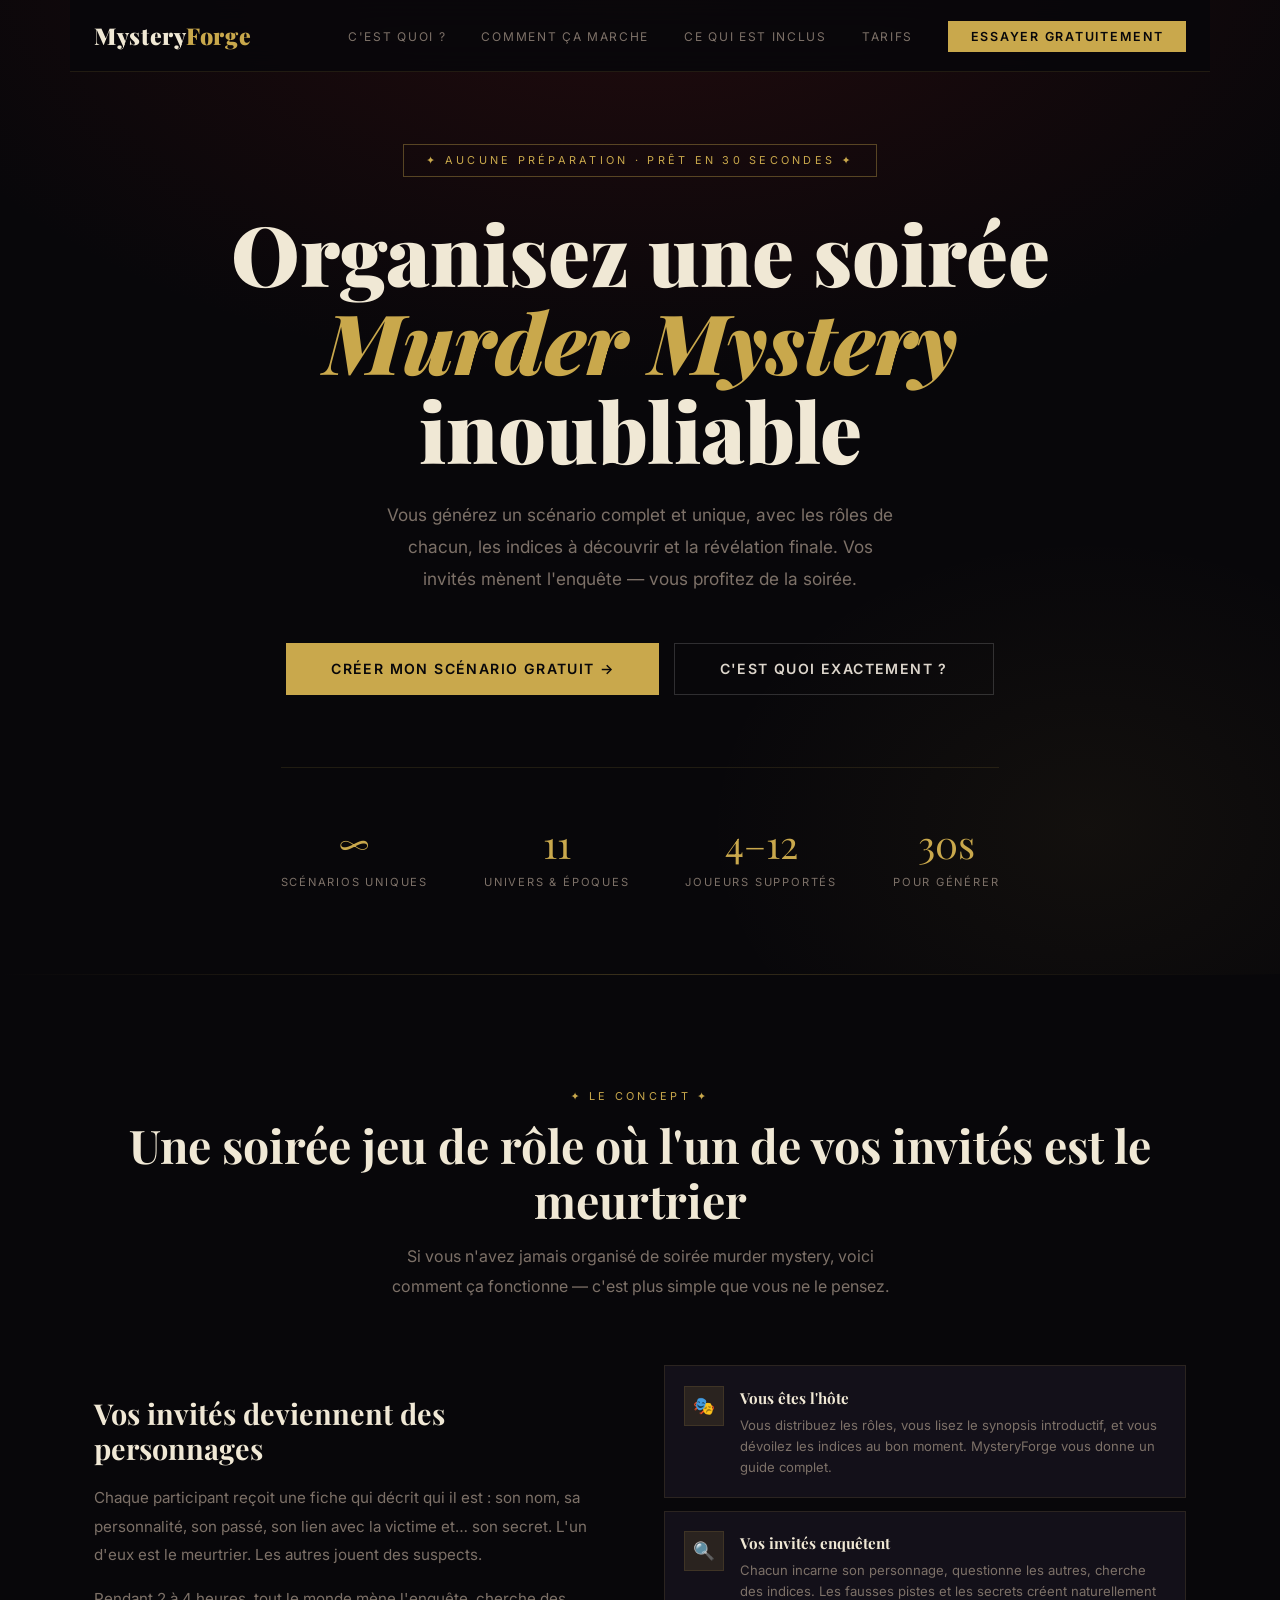
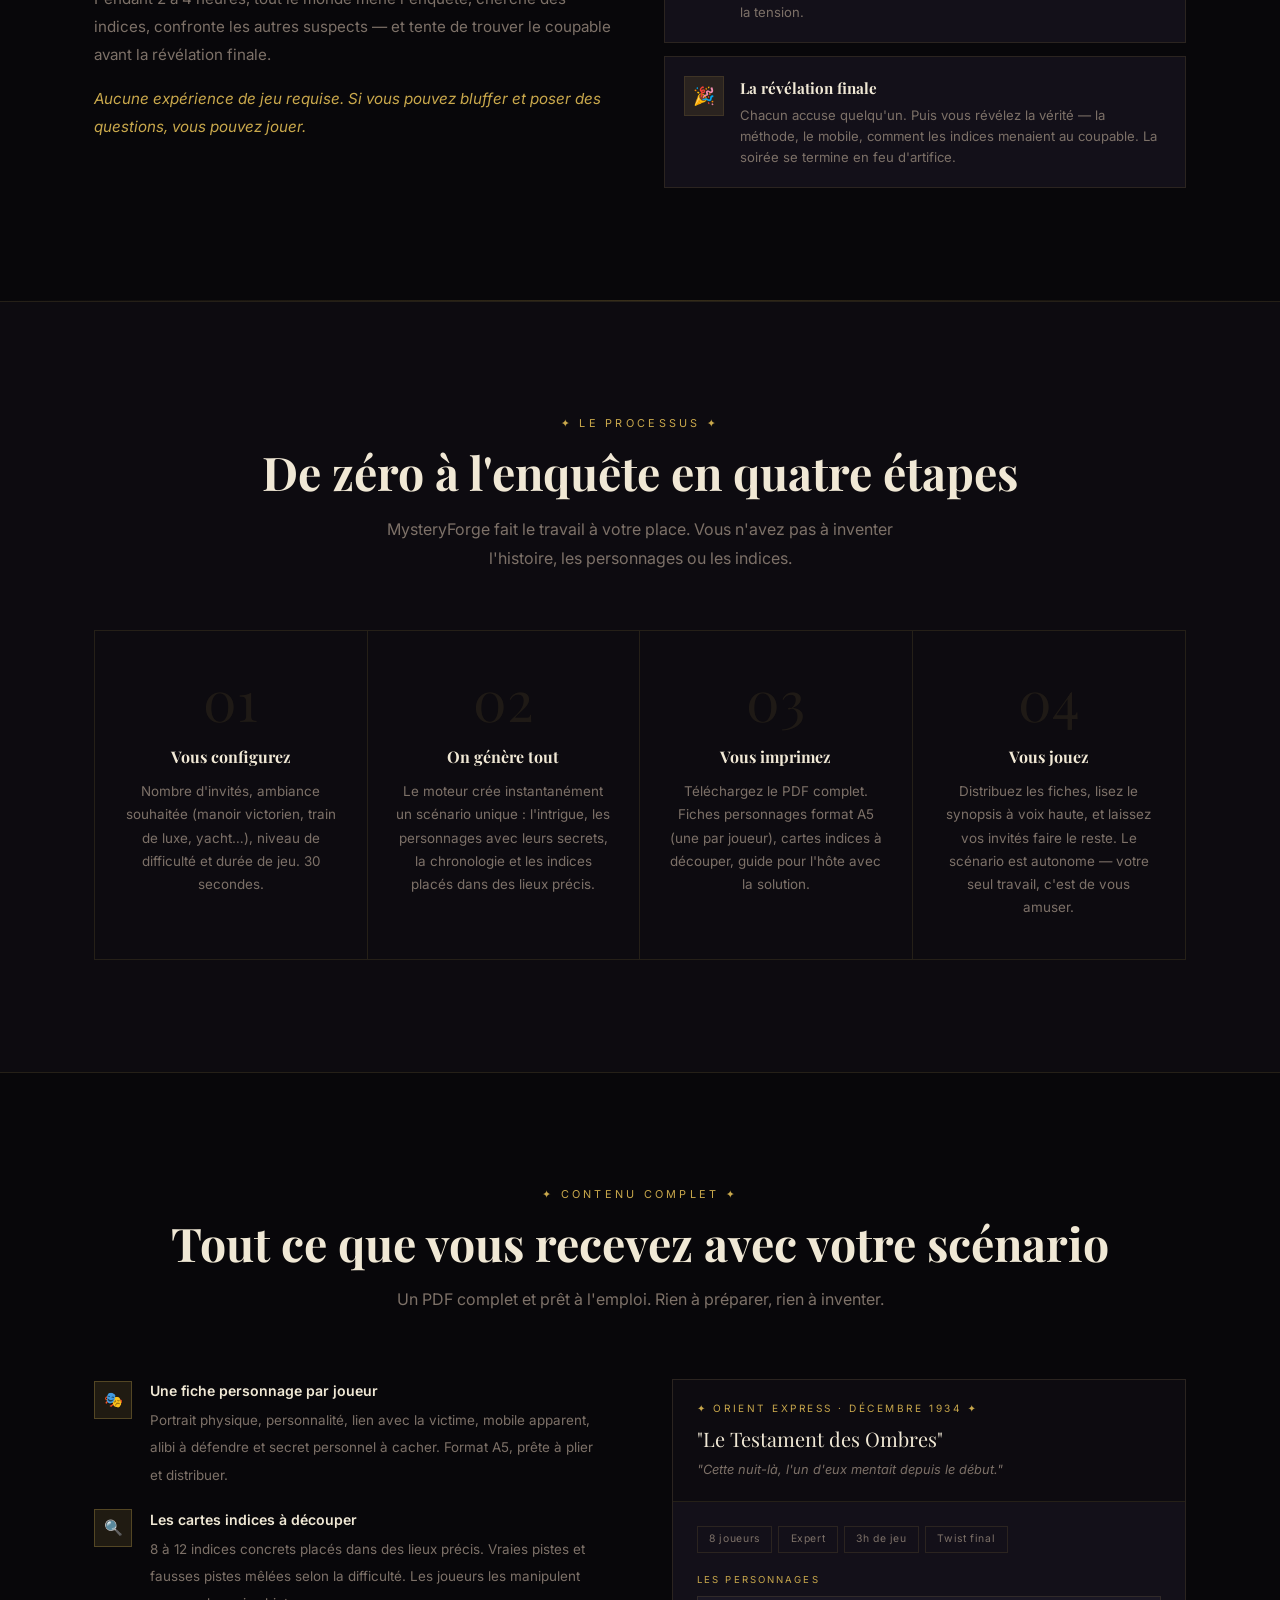
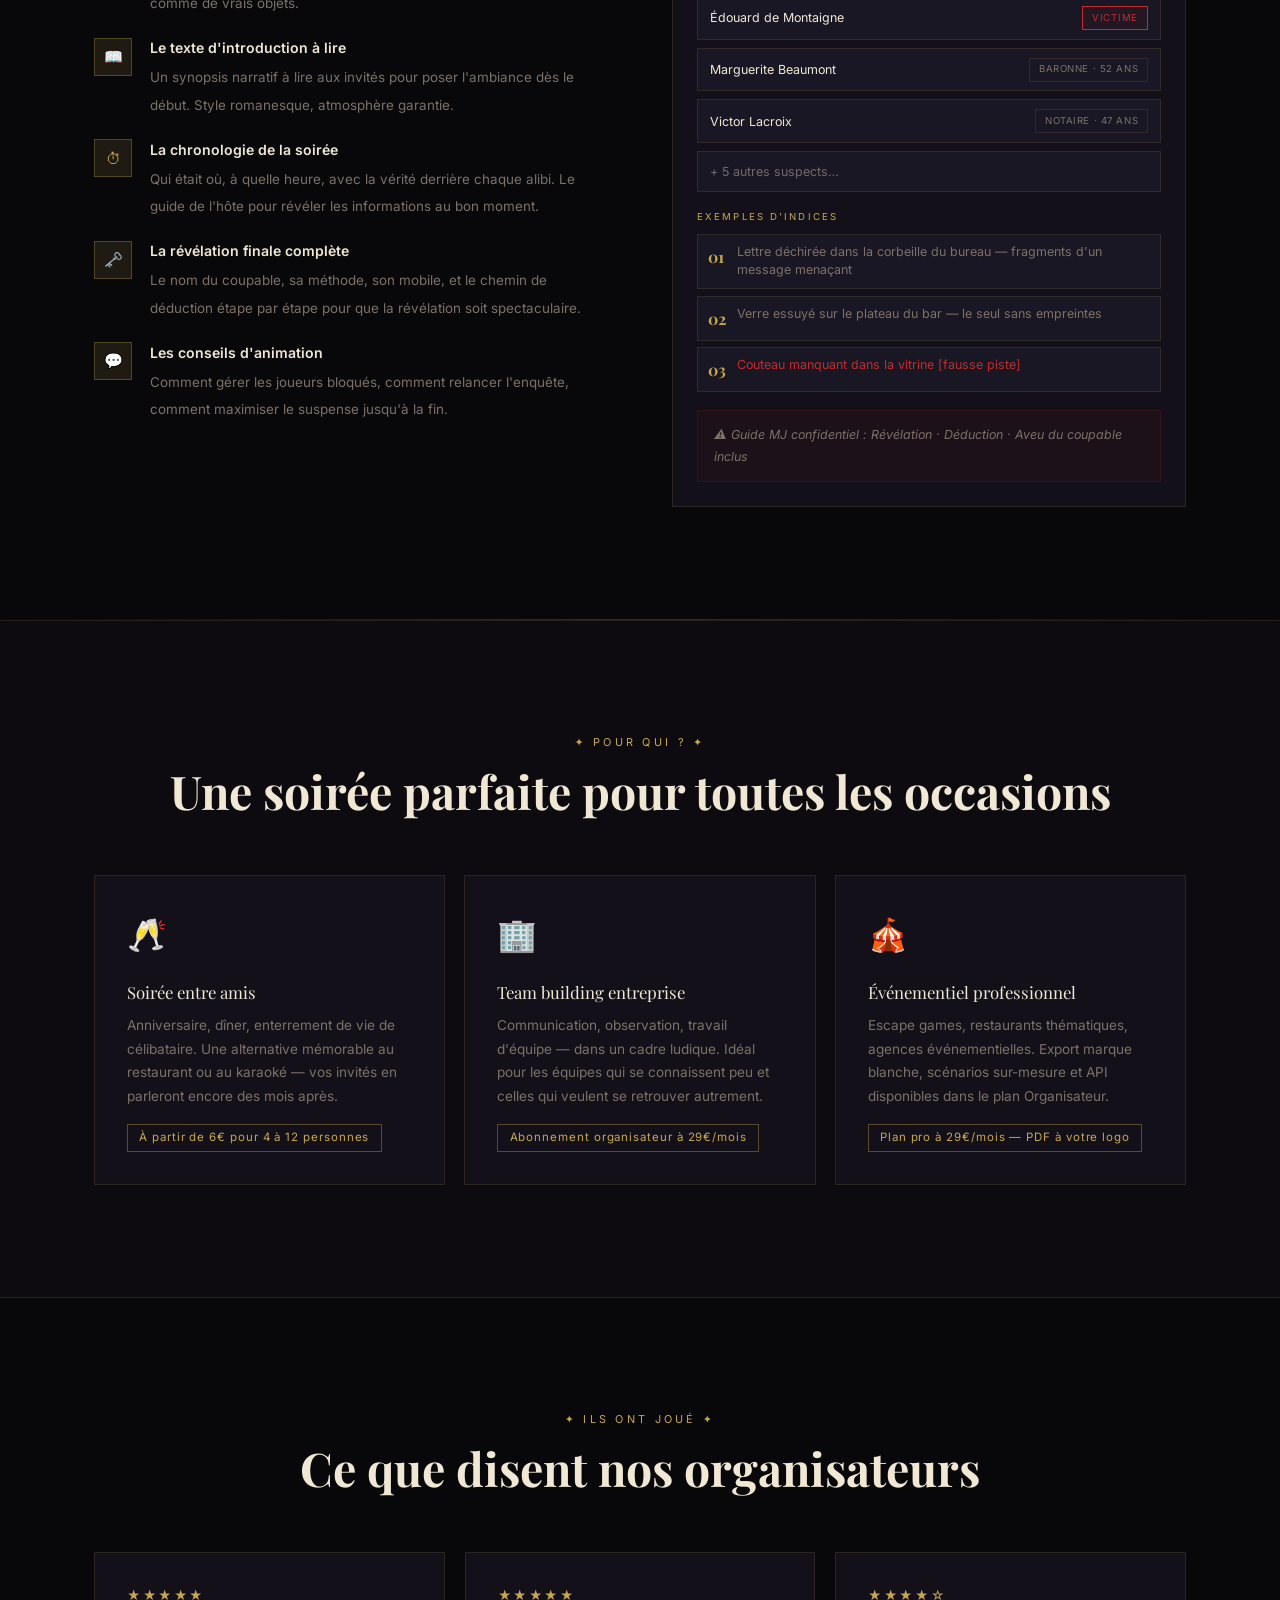
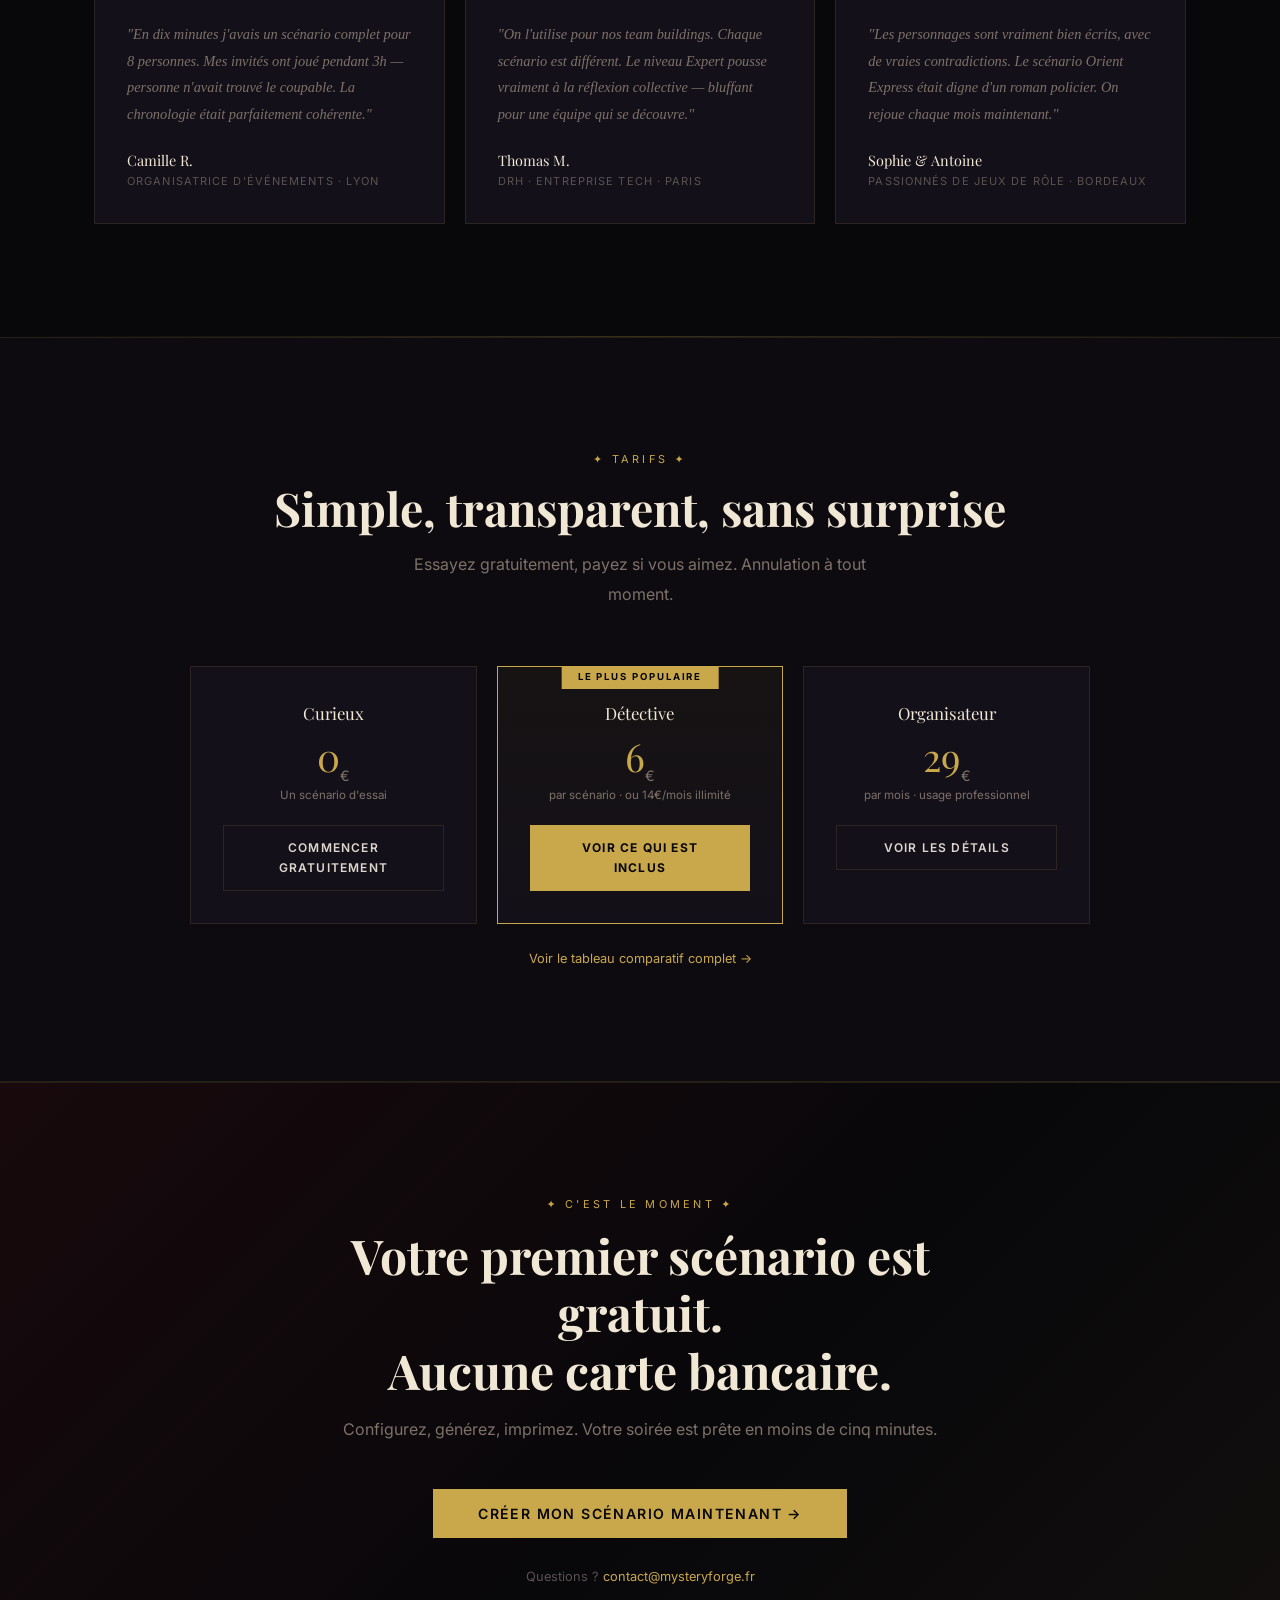
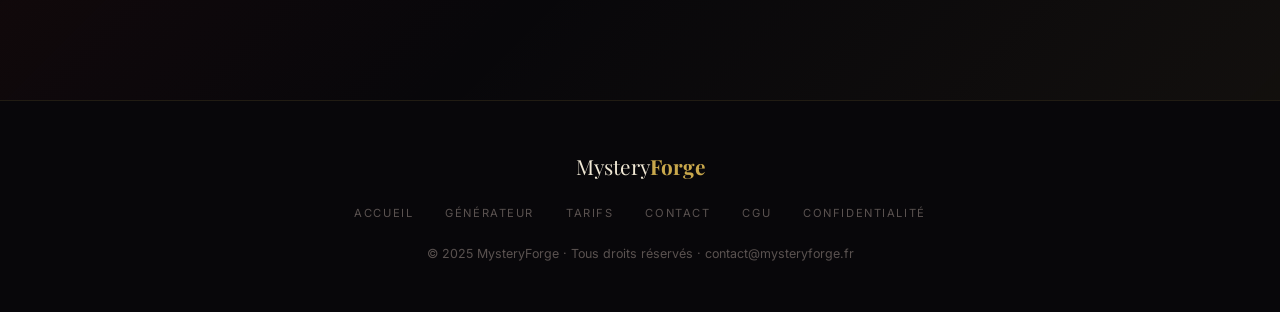
<file: index.html>
<!DOCTYPE html>
<html lang="fr">
<head>
<meta charset="UTF-8">
<meta name="viewport" content="width=device-width, initial-scale=1.0">
<title>MysteryForge — Soirée Murder Mystery en 30 secondes</title>
<meta name="description" content="Créez une soirée murder mystery unique pour vos invités en 30 secondes. Scénario complet, personnages, indices, révélation finale — tout prêt à imprimer.">
<link rel="preconnect" href="https://fonts.googleapis.com">
<link rel="preconnect" href="https://fonts.gstatic.com" crossorigin>
<link href="https://fonts.googleapis.com/css2?family=Playfair+Display:ital,wght@0,600;0,700;0,900;1,600;1,700&family=Inter:wght@300;400;500;600&display=swap" rel="stylesheet">
<style>
*,*::before,*::after{box-sizing:border-box;margin:0;padding:0}
html{scroll-behavior:smooth}
:root{
  --noir:#08070a;--encre:#0d0b10;--s1:#131019;--s2:#1a1724;
  --or:#c9a84c;--or2:#e8d5a0;--or3:rgba(201,168,76,.12);
  --rouge:#8b1c1c;--rouge2:#c42b2b;
  --texte:#ddd6cc;--muted:#7d7168;--muted2:#5a5250;
  --b1:rgba(201,168,76,.13);--b2:rgba(201,168,76,.38);
  --serif:'Playfair Display',Georgia,serif;
  --sans:'Inter',system-ui,sans-serif;
}
body{background:var(--noir);color:var(--texte);font-family:var(--sans);line-height:1.7;overflow-x:hidden}
a{color:inherit;text-decoration:none}
img,svg{display:block;max-width:100%}
.wrap{max-width:1140px;margin:0 auto;padding:0 1.5rem}
.narrow{max-width:680px;margin:0 auto;padding:0 1.5rem}

/* ── NAV ──────────────────────── */
#nav{position:fixed;top:0;left:0;right:0;z-index:200;transition:padding .3s}
.nav-inner{max-width:1140px;margin:0 auto;padding:1rem 1.5rem;
  display:flex;justify-content:space-between;align-items:center;
  background:rgba(8,7,10,.9);backdrop-filter:blur(16px);
  border-bottom:1px solid var(--b1)}
.logo{font-family:var(--serif);font-size:1.45rem;font-weight:900;color:#f0e8d5;letter-spacing:.03em}
.logo b{color:var(--or);font-weight:900}
.nav-links{display:flex;align-items:center;gap:2.2rem;list-style:none}
.nav-links a{font-size:.75rem;letter-spacing:.14em;text-transform:uppercase;color:var(--muted);transition:color .2s}
.nav-links a:hover,.nav-links a.active{color:var(--or)}
.nav-btn{background:var(--or)!important;color:var(--noir)!important;padding:.5rem 1.4rem;font-weight:600;font-size:.78rem!important}
.nav-btn:hover{background:var(--or2)!important}
.burger{display:none;background:none;border:none;color:var(--texte);font-size:1.3rem;cursor:pointer}

/* ── HÉRO ─────────────────────── */
.hero{min-height:100vh;display:flex;flex-direction:column;justify-content:center;align-items:center;
  text-align:center;padding:9rem 1.5rem 5rem;position:relative;overflow:hidden}
.hero::before{content:'';position:absolute;inset:0;pointer-events:none;
  background:radial-gradient(ellipse 90% 65% at 50% -5%,rgba(139,28,28,.2) 0%,transparent 68%),
  radial-gradient(ellipse 50% 50% at 85% 85%,rgba(201,168,76,.055) 0%,transparent 60%)}
.hero-eyebrow{display:inline-flex;align-items:center;gap:.6rem;
  border:1px solid var(--b2);padding:.4rem 1.4rem;margin-bottom:2rem;
  font-size:.68rem;letter-spacing:.3em;text-transform:uppercase;color:var(--or);
  animation:up .7s ease both}
.hero h1{font-family:var(--serif);font-size:clamp(2.8rem,6.5vw,5.8rem);font-weight:900;
  color:#f0e8d5;line-height:1.06;max-width:920px;margin:0 auto 1.6rem;
  animation:up .7s ease .12s both}
.hero h1 em{font-style:italic;color:var(--or)}
.hero-lead{font-size:1.08rem;color:var(--muted);max-width:520px;margin:0 auto 3rem;line-height:1.85;
  animation:up .7s ease .24s both}
.hero-btns{display:flex;gap:.9rem;justify-content:center;flex-wrap:wrap;animation:up .7s ease .36s both}

/* ── BOUTONS ──────────────────── */
.btn{display:inline-flex;align-items:center;gap:.5rem;font-family:var(--sans);
  font-size:.8rem;font-weight:600;letter-spacing:.1em;text-transform:uppercase;
  padding:.9rem 2rem;cursor:pointer;border:none;transition:all .25s;line-height:1}
.btn-or{background:var(--or);color:var(--noir)}
.btn-or:hover{background:var(--or2);transform:translateY(-2px);box-shadow:0 10px 32px rgba(201,168,76,.2)}
.btn-ghost{background:transparent;border:1px solid rgba(255,255,255,.16);color:var(--texte)}
.btn-ghost:hover{border-color:var(--or);color:var(--or)}
.btn-lg{padding:1.1rem 2.8rem;font-size:.88rem}
.btn-rouge{background:var(--rouge);color:#f0e8d5}
.btn-rouge:hover{background:var(--rouge2);transform:translateY(-1px)}

/* ── STATS ────────────────────── */
.stats{display:flex;gap:3.5rem;justify-content:center;flex-wrap:wrap;
  margin-top:4.5rem;padding-top:3.5rem;border-top:1px solid var(--b1);
  animation:up .7s ease .48s both}
.stat-n{font-family:var(--serif);font-size:2.4rem;color:var(--or);display:block;line-height:1;margin-bottom:.3rem}
.stat-l{font-size:.7rem;letter-spacing:.16em;text-transform:uppercase;color:var(--muted)}

/* ── SECTIONS ─────────────────── */
.section{padding:7rem 0}
.section-dark{background:var(--encre);border-top:1px solid var(--b1);border-bottom:1px solid var(--b1)}
.eyebrow{display:block;color:var(--or);font-size:.68rem;letter-spacing:.3em;text-transform:uppercase;margin-bottom:.8rem;text-align:center}
h2.stitle{font-family:var(--serif);font-size:clamp(1.9rem,3.8vw,2.9rem);color:#f0e8d5;line-height:1.18;text-align:center;margin-bottom:.9rem}
.slead{font-size:1rem;color:var(--muted);text-align:center;max-width:520px;margin:0 auto 3.5rem;line-height:1.85}
.stripe{height:1px;background:linear-gradient(to right,transparent,rgba(201,168,76,.25),transparent)}

/* ── EXPLICATION MURDER MYSTERY ─ */
.concept-grid{display:grid;grid-template-columns:1fr 1fr;gap:3rem;align-items:center;margin-top:4rem}
.concept-txt h3{font-family:var(--serif);font-size:1.8rem;color:#f0e8d5;margin-bottom:1.2rem;line-height:1.2}
.concept-txt p{font-size:.95rem;color:var(--muted);line-height:1.85;margin-bottom:1rem}
.concept-cards{display:flex;flex-direction:column;gap:.8rem}
.concept-card{display:flex;gap:1rem;align-items:flex-start;background:var(--s1);border:1px solid var(--b1);padding:1.2rem}
.cc-icon{width:40px;height:40px;min-width:40px;background:var(--or3);border:1px solid var(--b1);
  display:flex;align-items:center;justify-content:center;font-size:1.1rem}
.cc-body h4{font-family:var(--serif);font-size:.95rem;color:#f0e8d5;margin-bottom:.2rem}
.cc-body p{font-size:.82rem;color:var(--muted);line-height:1.6}

/* ── PROCESS ──────────────────── */
.steps{display:grid;grid-template-columns:repeat(4,1fr);gap:0;margin-top:3.5rem;
  border:1px solid var(--b1)}
.step{padding:2.5rem 1.75rem;border-right:1px solid var(--b1);text-align:center;transition:background .3s}
.step:last-child{border-right:none}
.step:hover{background:rgba(201,168,76,.03)}
.step-n{font-family:var(--serif);font-size:3.5rem;color:rgba(201,168,76,.1);display:block;line-height:1;margin-bottom:1rem}
.step h3{font-family:var(--serif);font-size:1rem;color:#f0e8d5;margin-bottom:.65rem}
.step p{font-size:.84rem;color:var(--muted);line-height:1.72}
.step-arrow{color:rgba(201,168,76,.25);font-size:1.5rem;margin:1.5rem auto 0;display:block;text-align:center}

/* ── WHAT YOU GET ─────────────── */
.get-layout{display:grid;grid-template-columns:1fr 1fr;gap:4rem;align-items:start;margin-top:4rem}
.get-items{display:flex;flex-direction:column;gap:1.25rem}
.get-item{display:flex;gap:1.1rem;align-items:flex-start}
.gi-bullet{width:38px;height:38px;min-width:38px;background:var(--or3);
  border:1px solid rgba(201,168,76,.3);display:flex;align-items:center;
  justify-content:center;font-size:.95rem;color:var(--or);flex-shrink:0;margin-top:.1rem}
.gi-text strong{display:block;font-size:.88rem;font-weight:600;color:#f0e8d5;margin-bottom:.2rem}
.gi-text span{font-size:.84rem;color:var(--muted);line-height:1.65}

/* ── MOCK SCENARIO ────────────── */
.mock{background:var(--s1);border:1px solid var(--b1);overflow:hidden}
.mock-header{background:var(--encre);border-bottom:1px solid var(--b1);padding:1.25rem 1.5rem}
.mock-lieu{font-size:.63rem;letter-spacing:.25em;text-transform:uppercase;color:var(--or);margin-bottom:.3rem}
.mock-title{font-family:var(--serif);font-size:1.25rem;color:#f0e8d5}
.mock-stitle{font-size:.8rem;color:var(--muted);font-style:italic;margin-top:.2rem}
.mock-body{padding:1.5rem}
.mock-tags{display:flex;gap:.4rem;flex-wrap:wrap;margin-bottom:1.2rem}
.mock-tag{padding:.22rem .7rem;border:1px solid var(--b1);font-size:.65rem;color:var(--muted);letter-spacing:.06em}
.mock-section{margin-bottom:1.1rem}
.mock-section-label{font-size:.6rem;letter-spacing:.22em;text-transform:uppercase;color:var(--or);margin-bottom:.5rem}
.mock-persos{display:flex;flex-direction:column;gap:.5rem}
.mock-perso{display:flex;justify-content:space-between;align-items:center;
  padding:.55rem .75rem;background:var(--s2);border:1px solid var(--b1);font-size:.78rem}
.mock-perso .pnom{color:#f0e8d5}
.mock-perso .ptag{font-size:.6rem;padding:.18rem .55rem;border:1px solid;letter-spacing:.08em;text-transform:uppercase}
.tag-v{border-color:rgba(139,28,28,.5);color:var(--rouge2);background:rgba(139,28,28,.08)}
.tag-c{border-color:rgba(201,168,76,.4);color:var(--or);background:rgba(201,168,76,.06);display:none}
.mock-indices{display:flex;flex-direction:column;gap:.4rem}
.mock-indice{display:flex;gap:.6rem;padding:.5rem .65rem;background:var(--s2);border:1px solid var(--b1)}
.mi-n{font-family:var(--serif);font-size:1rem;color:var(--or);flex-shrink:0;font-weight:700;min-width:1.2rem}
.mi-txt{font-size:.78rem;color:var(--muted);line-height:1.5}
.mock-mj{background:rgba(139,28,28,.07);border:1px solid rgba(139,28,28,.22);
  padding:.85rem 1rem;font-size:.78rem;color:var(--muted);font-style:italic;margin-top:1rem}

/* ── POUR QUI ─────────────────── */
.usecases{display:grid;grid-template-columns:repeat(3,1fr);gap:1.2rem;margin-top:3.5rem}
.usecase{background:var(--s1);border:1px solid var(--b1);padding:2rem;transition:border-color .3s}
.usecase:hover{border-color:var(--b2)}
.uc-icon{font-size:2rem;margin-bottom:1rem}
.uc-title{font-family:var(--serif);font-size:1.05rem;color:#f0e8d5;margin-bottom:.5rem}
.uc-desc{font-size:.85rem;color:var(--muted);line-height:1.72}
.uc-price{display:inline-block;margin-top:1rem;font-size:.72rem;color:var(--or);
  border:1px solid var(--b2);padding:.2rem .7rem;letter-spacing:.08em}

/* ── TÉMOIGNAGES ──────────────── */
.testimonials{display:grid;grid-template-columns:repeat(3,1fr);gap:1.25rem;margin-top:3.5rem}
.testi{background:var(--s1);border:1px solid var(--b1);padding:2rem}
.stars{color:var(--or);font-size:.8rem;letter-spacing:.2em;margin-bottom:.9rem}
.testi blockquote{font-style:italic;color:var(--muted);font-size:.9rem;line-height:1.85;
  margin-bottom:1.25rem;font-family:'Palatino Linotype',serif}
.testi-name{font-family:var(--serif);font-size:.9rem;color:#f0e8d5}
.testi-role{font-size:.69rem;color:var(--muted2);text-transform:uppercase;letter-spacing:.1em}

/* ── PRICING TEASER ───────────── */
.pricing-teaser{display:grid;grid-template-columns:repeat(3,1fr);gap:1.25rem;max-width:900px;margin:3.5rem auto 0}
.pt{background:var(--s1);border:1px solid var(--b1);padding:2rem;text-align:center;position:relative;transition:border-color .3s}
.pt:hover{border-color:var(--b2)}
.pt.best{border-color:var(--or);background:linear-gradient(to bottom,rgba(201,168,76,.05),var(--s1))}
.pt-badge{position:absolute;top:-1px;left:50%;transform:translateX(-50%);
  background:var(--or);color:var(--noir);font-size:.6rem;letter-spacing:.2em;
  text-transform:uppercase;padding:.22rem 1rem;font-weight:700;white-space:nowrap}
.pt-name{font-family:var(--serif);font-size:1.05rem;color:#f0e8d5;margin-bottom:.5rem}
.pt-price{font-family:var(--serif);font-size:2.4rem;color:var(--or);line-height:1;margin:.6rem 0 .2rem}
.pt-price sub{font-size:.9rem;color:var(--muted);font-family:var(--sans)}
.pt-period{font-size:.72rem;color:var(--muted);margin-bottom:1.25rem}
.pt-cta{display:block;padding:.7rem 1.5rem;font-size:.75rem;font-weight:600;
  letter-spacing:.1em;text-transform:uppercase;cursor:pointer;transition:all .25s;
  background:transparent;border:1px solid var(--b1);color:var(--texte);width:100%;margin-top:.5rem}
.pt-cta:hover{border-color:var(--or);color:var(--or)}
.pt.best .pt-cta{background:var(--or);border-color:var(--or);color:var(--noir);font-weight:700}
.pt.best .pt-cta:hover{background:var(--or2)}

/* ── CTA FINAL ────────────────── */
.cta-final{padding:7rem 0;text-align:center;
  background:linear-gradient(135deg,rgba(139,28,28,.12) 0%,transparent 55%,rgba(201,168,76,.05) 100%);
  border-top:1px solid var(--b1)}

/* ── FOOTER ───────────────────── */
footer{border-top:1px solid var(--b1);padding:3rem 0;text-align:center}
.f-logo{font-family:var(--serif);font-size:1.3rem;color:#f0e8d5;display:block;margin-bottom:1.2rem}
.f-logo b{color:var(--or)}
.f-links{display:flex;gap:2rem;justify-content:center;flex-wrap:wrap;margin-bottom:1.25rem}
.f-links a{font-size:.7rem;letter-spacing:.14em;text-transform:uppercase;color:var(--muted2);transition:color .2s}
.f-links a:hover{color:var(--or)}
.f-copy{font-size:.78rem;color:var(--muted2)}

/* ── ANIM ─────────────────────── */
@keyframes up{from{opacity:0;transform:translateY(20px)}to{opacity:1;transform:translateY(0)}}
.reveal{opacity:0;transform:translateY(18px);transition:opacity .55s ease,transform .55s ease}
.reveal.visible{opacity:1;transform:none}

/* ── RESPONSIVE ───────────────── */
@media(max-width:960px){
  .nav-links{display:none}
  .nav-links.open{display:flex;flex-direction:column;position:fixed;inset:0;top:60px;
    background:rgba(8,7,10,.97);z-index:190;justify-content:center;align-items:center;gap:2.5rem}
  .burger{display:block}
  .concept-grid,.get-layout{grid-template-columns:1fr}
  .steps{grid-template-columns:1fr 1fr}
  .step{border-bottom:1px solid var(--b1)}
  .step:nth-child(2n){border-right:none}
  .usecases,.testimonials,.pricing-teaser{grid-template-columns:1fr}
  .pt.best{transform:none}
}
@media(max-width:600px){
  .section{padding:5rem 0}
  .steps{grid-template-columns:1fr}
  .step{border-right:none}
  .hero h1{font-size:2.6rem}
  .stats{gap:2rem}
}
</style>
</head>
<body>

<!-- NAV -->
<div id="nav">
  <div class="nav-inner">
    <a href="index.html" class="logo">Mystery<b>Forge</b></a>
    <ul class="nav-links" id="navlinks">
      <li><a href="#concept">C'est quoi ?</a></li>
      <li><a href="#comment">Comment ça marche</a></li>
      <li><a href="#inclus">Ce qui est inclus</a></li>
      <li><a href="pricing.html">Tarifs</a></li>
      <li><a href="generator.html" class="nav-btn">Essayer gratuitement</a></li>
    </ul>
    <button class="burger" id="burger">☰</button>
  </div>
</div>

<!-- HÉRO -->
<section class="hero">
  <div class="hero-eyebrow">✦ Aucune préparation · Prêt en 30 secondes ✦</div>
  <h1>Organisez une soirée<br><em>Murder Mystery</em> inoubliable</h1>
  <p class="hero-lead">Vous générez un scénario complet et unique, avec les rôles de chacun, les indices à découvrir et la révélation finale. Vos invités mènent l'enquête — vous profitez de la soirée.</p>
  <div class="hero-btns">
    <a href="generator.html" class="btn btn-or btn-lg">Créer mon scénario gratuit →</a>
    <a href="#concept" class="btn btn-ghost btn-lg">C'est quoi exactement ?</a>
  </div>
  <div class="stats">
    <div><span class="stat-n">∞</span><span class="stat-l">Scénarios uniques</span></div>
    <div><span class="stat-n">11</span><span class="stat-l">Univers & époques</span></div>
    <div><span class="stat-n">4–12</span><span class="stat-l">Joueurs supportés</span></div>
    <div><span class="stat-n">30s</span><span class="stat-l">Pour générer</span></div>
  </div>
</section>

<div class="stripe"></div>

<!-- C'EST QUOI ? -->
<section class="section" id="concept">
  <div class="wrap">
    <span class="eyebrow">✦ Le concept ✦</span>
    <h2 class="stitle">Une soirée jeu de rôle où l'un de vos invités est le meurtrier</h2>
    <p class="slead">Si vous n'avez jamais organisé de soirée murder mystery, voici comment ça fonctionne — c'est plus simple que vous ne le pensez.</p>
    <div class="concept-grid">
      <div class="concept-txt reveal">
        <h3>Vos invités deviennent des personnages</h3>
        <p>Chaque participant reçoit une fiche qui décrit qui il est : son nom, sa personnalité, son passé, son lien avec la victime et… son secret. L'un d'eux est le meurtrier. Les autres jouent des suspects.</p>
        <p>Pendant 2 à 4 heures, tout le monde mène l'enquête, cherche des indices, confronte les autres suspects — et tente de trouver le coupable avant la révélation finale.</p>
        <p style="color:var(--or);font-size:.95rem;font-style:italic">Aucune expérience de jeu requise. Si vous pouvez bluffer et poser des questions, vous pouvez jouer.</p>
      </div>
      <div class="concept-cards reveal">
        <div class="concept-card">
          <div class="cc-icon">🎭</div>
          <div class="cc-body"><h4>Vous êtes l'hôte</h4><p>Vous distribuez les rôles, vous lisez le synopsis introductif, et vous dévoilez les indices au bon moment. MysteryForge vous donne un guide complet.</p></div>
        </div>
        <div class="concept-card">
          <div class="cc-icon">🔍</div>
          <div class="cc-body"><h4>Vos invités enquêtent</h4><p>Chacun incarne son personnage, questionne les autres, cherche des indices. Les fausses pistes et les secrets créent naturellement la tension.</p></div>
        </div>
        <div class="concept-card">
          <div class="cc-icon">🎉</div>
          <div class="cc-body"><h4>La révélation finale</h4><p>Chacun accuse quelqu'un. Puis vous révélez la vérité — la méthode, le mobile, comment les indices menaient au coupable. La soirée se termine en feu d'artifice.</p></div>
        </div>
      </div>
    </div>
  </div>
</section>

<div class="stripe"></div>

<!-- COMMENT ÇA MARCHE -->
<section class="section section-dark" id="comment">
  <div class="wrap">
    <span class="eyebrow">✦ Le processus ✦</span>
    <h2 class="stitle">De zéro à l'enquête en quatre étapes</h2>
    <p class="slead">MysteryForge fait le travail à votre place. Vous n'avez pas à inventer l'histoire, les personnages ou les indices.</p>
    <div class="steps reveal">
      <div class="step">
        <span class="step-n">01</span>
        <h3>Vous configurez</h3>
        <p>Nombre d'invités, ambiance souhaitée (manoir victorien, train de luxe, yacht…), niveau de difficulté et durée de jeu. 30 secondes.</p>
      </div>
      <div class="step">
        <span class="step-n">02</span>
        <h3>On génère tout</h3>
        <p>Le moteur crée instantanément un scénario unique : l'intrigue, les personnages avec leurs secrets, la chronologie et les indices placés dans des lieux précis.</p>
      </div>
      <div class="step">
        <span class="step-n">03</span>
        <h3>Vous imprimez</h3>
        <p>Téléchargez le PDF complet. Fiches personnages format A5 (une par joueur), cartes indices à découper, guide pour l'hôte avec la solution.</p>
      </div>
      <div class="step">
        <span class="step-n">04</span>
        <h3>Vous jouez</h3>
        <p>Distribuez les fiches, lisez le synopsis à voix haute, et laissez vos invités faire le reste. Le scénario est autonome — votre seul travail, c'est de vous amuser.</p>
      </div>
    </div>
  </div>
</section>

<!-- CE QUI EST INCLUS -->
<section class="section" id="inclus">
  <div class="wrap">
    <span class="eyebrow">✦ Contenu complet ✦</span>
    <h2 class="stitle">Tout ce que vous recevez avec votre scénario</h2>
    <p class="slead">Un PDF complet et prêt à l'emploi. Rien à préparer, rien à inventer.</p>
    <div class="get-layout">
      <div class="get-items reveal">
        <div class="get-item">
          <div class="gi-bullet">🎭</div>
          <div class="gi-text">
            <strong>Une fiche personnage par joueur</strong>
            <span>Portrait physique, personnalité, lien avec la victime, mobile apparent, alibi à défendre et secret personnel à cacher. Format A5, prête à plier et distribuer.</span>
          </div>
        </div>
        <div class="get-item">
          <div class="gi-bullet">🔍</div>
          <div class="gi-text">
            <strong>Les cartes indices à découper</strong>
            <span>8 à 12 indices concrets placés dans des lieux précis. Vraies pistes et fausses pistes mêlées selon la difficulté. Les joueurs les manipulent comme de vrais objets.</span>
          </div>
        </div>
        <div class="get-item">
          <div class="gi-bullet">📖</div>
          <div class="gi-text">
            <strong>Le texte d'introduction à lire</strong>
            <span>Un synopsis narratif à lire aux invités pour poser l'ambiance dès le début. Style romanesque, atmosphère garantie.</span>
          </div>
        </div>
        <div class="get-item">
          <div class="gi-bullet">⏱</div>
          <div class="gi-text">
            <strong>La chronologie de la soirée</strong>
            <span>Qui était où, à quelle heure, avec la vérité derrière chaque alibi. Le guide de l'hôte pour révéler les informations au bon moment.</span>
          </div>
        </div>
        <div class="get-item">
          <div class="gi-bullet">🗝️</div>
          <div class="gi-text">
            <strong>La révélation finale complète</strong>
            <span>Le nom du coupable, sa méthode, son mobile, et le chemin de déduction étape par étape pour que la révélation soit spectaculaire.</span>
          </div>
        </div>
        <div class="get-item">
          <div class="gi-bullet">💬</div>
          <div class="gi-text">
            <strong>Les conseils d'animation</strong>
            <span>Comment gérer les joueurs bloqués, comment relancer l'enquête, comment maximiser le suspense jusqu'à la fin.</span>
          </div>
        </div>
      </div>
      <div class="reveal">
        <div class="mock">
          <div class="mock-header">
            <div class="mock-lieu">✦ Orient Express · Décembre 1934 ✦</div>
            <div class="mock-title">"Le Testament des Ombres"</div>
            <div class="mock-stitle">"Cette nuit-là, l'un d'eux mentait depuis le début."</div>
          </div>
          <div class="mock-body">
            <div class="mock-tags">
              <span class="mock-tag">8 joueurs</span>
              <span class="mock-tag">Expert</span>
              <span class="mock-tag">3h de jeu</span>
              <span class="mock-tag">Twist final</span>
            </div>
            <div class="mock-section">
              <div class="mock-section-label">Les personnages</div>
              <div class="mock-persos">
                <div class="mock-perso"><span class="pnom">Édouard de Montaigne</span><span class="ptag tag-v">Victime</span></div>
                <div class="mock-perso"><span class="pnom">Marguerite Beaumont</span><span class="ptag" style="border-color:var(--b1);color:var(--muted);font-size:.6rem;letter-spacing:.06em">Baronne · 52 ans</span></div>
                <div class="mock-perso"><span class="pnom">Victor Lacroix</span><span class="ptag" style="border-color:var(--b1);color:var(--muted);font-size:.6rem;letter-spacing:.06em">Notaire · 47 ans</span></div>
                <div class="mock-perso"><span class="pnom" style="opacity:.4">+ 5 autres suspects…</span><span></span></div>
              </div>
            </div>
            <div class="mock-section">
              <div class="mock-section-label">Exemples d'indices</div>
              <div class="mock-indices">
                <div class="mock-indice"><span class="mi-n">01</span><span class="mi-txt">Lettre déchirée dans la corbeille du bureau — fragments d'un message menaçant</span></div>
                <div class="mock-indice"><span class="mi-n">02</span><span class="mi-txt">Verre essuyé sur le plateau du bar — le seul sans empreintes</span></div>
                <div class="mock-indice"><span class="mi-n">03</span><span class="mi-txt" style="color:var(--rouge2)">Couteau manquant dans la vitrine [fausse piste]</span></div>
              </div>
            </div>
            <div class="mock-mj">⚠ Guide MJ confidentiel : Révélation · Déduction · Aveu du coupable inclus</div>
          </div>
        </div>
      </div>
    </div>
  </div>
</section>

<div class="stripe"></div>

<!-- POUR QUI -->
<section class="section section-dark">
  <div class="wrap">
    <span class="eyebrow">✦ Pour qui ? ✦</span>
    <h2 class="stitle">Une soirée parfaite pour toutes les occasions</h2>
    <div class="usecases reveal">
      <div class="usecase">
        <div class="uc-icon">🥂</div>
        <div class="uc-title">Soirée entre amis</div>
        <p class="uc-desc">Anniversaire, dîner, enterrement de vie de célibataire. Une alternative mémorable au restaurant ou au karaoké — vos invités en parleront encore des mois après.</p>
        <span class="uc-price">À partir de 6€ pour 4 à 12 personnes</span>
      </div>
      <div class="usecase">
        <div class="uc-icon">🏢</div>
        <div class="uc-title">Team building entreprise</div>
        <p class="uc-desc">Communication, observation, travail d'équipe — dans un cadre ludique. Idéal pour les équipes qui se connaissent peu et celles qui veulent se retrouver autrement.</p>
        <span class="uc-price">Abonnement organisateur à 29€/mois</span>
      </div>
      <div class="usecase">
        <div class="uc-icon">🎪</div>
        <div class="uc-title">Événementiel professionnel</div>
        <p class="uc-desc">Escape games, restaurants thématiques, agences événementielles. Export marque blanche, scénarios sur-mesure et API disponibles dans le plan Organisateur.</p>
        <span class="uc-price">Plan pro à 29€/mois — PDF à votre logo</span>
      </div>
    </div>
  </div>
</section>

<!-- TÉMOIGNAGES -->
<section class="section">
  <div class="wrap">
    <span class="eyebrow">✦ Ils ont joué ✦</span>
    <h2 class="stitle">Ce que disent nos organisateurs</h2>
    <div class="testimonials reveal">
      <div class="testi">
        <div class="stars">★★★★★</div>
        <blockquote>"En dix minutes j'avais un scénario complet pour 8 personnes. Mes invités ont joué pendant 3h — personne n'avait trouvé le coupable. La chronologie était parfaitement cohérente."</blockquote>
        <div class="testi-name">Camille R.</div>
        <div class="testi-role">Organisatrice d'événements · Lyon</div>
      </div>
      <div class="testi">
        <div class="stars">★★★★★</div>
        <blockquote>"On l'utilise pour nos team buildings. Chaque scénario est différent. Le niveau Expert pousse vraiment à la réflexion collective — bluffant pour une équipe qui se découvre."</blockquote>
        <div class="testi-name">Thomas M.</div>
        <div class="testi-role">DRH · Entreprise tech · Paris</div>
      </div>
      <div class="testi">
        <div class="stars">★★★★☆</div>
        <blockquote>"Les personnages sont vraiment bien écrits, avec de vraies contradictions. Le scénario Orient Express était digne d'un roman policier. On rejoue chaque mois maintenant."</blockquote>
        <div class="testi-name">Sophie & Antoine</div>
        <div class="testi-role">Passionnés de jeux de rôle · Bordeaux</div>
      </div>
    </div>
  </div>
</section>

<div class="stripe"></div>

<!-- PRICING TEASER -->
<section class="section section-dark">
  <div class="wrap">
    <span class="eyebrow">✦ Tarifs ✦</span>
    <h2 class="stitle">Simple, transparent, sans surprise</h2>
    <p class="slead">Essayez gratuitement, payez si vous aimez. Annulation à tout moment.</p>
    <div class="pricing-teaser reveal">
      <div class="pt">
        <div class="pt-name">Curieux</div>
        <div class="pt-price">0<sub>€</sub></div>
        <div class="pt-period">Un scénario d'essai</div>
        <a href="generator.html" class="pt-cta">Commencer gratuitement</a>
      </div>
      <div class="pt best">
        <div class="pt-badge">Le plus populaire</div>
        <div class="pt-name">Détective</div>
        <div class="pt-price">6<sub>€</sub></div>
        <div class="pt-period">par scénario · ou 14€/mois illimité</div>
        <a href="pricing.html" class="pt-cta">Voir ce qui est inclus</a>
      </div>
      <div class="pt">
        <div class="pt-name">Organisateur</div>
        <div class="pt-price">29<sub>€</sub></div>
        <div class="pt-period">par mois · usage professionnel</div>
        <a href="pricing.html" class="pt-cta">Voir les détails</a>
      </div>
    </div>
    <p style="text-align:center;margin-top:1.5rem;font-size:.8rem;color:var(--muted2)">
      <a href="pricing.html" style="color:var(--or)">Voir le tableau comparatif complet →</a>
    </p>
  </div>
</section>

<!-- CTA FINAL -->
<section class="cta-final">
  <div class="narrow" style="text-align:center">
    <span class="eyebrow">✦ C'est le moment ✦</span>
    <h2 style="font-family:var(--serif);font-size:clamp(1.9rem,4vw,3rem);color:#f0e8d5;margin:.7rem 0 1rem;line-height:1.2">Votre premier scénario est gratuit.<br>Aucune carte bancaire.</h2>
    <p style="color:var(--muted);margin-bottom:2.8rem;font-size:1rem;line-height:1.8">Configurez, générez, imprimez. Votre soirée est prête en moins de cinq minutes.</p>
    <a href="generator.html" class="btn btn-or btn-lg">Créer mon scénario maintenant →</a>
    <p style="margin-top:1.75rem;font-size:.8rem;color:var(--muted2)">Questions ? <a href="mailto:contact@mysteryforge.fr" style="color:var(--or)">contact@mysteryforge.fr</a></p>
  </div>
</section>

<!-- FOOTER -->
<footer>
  <div class="wrap">
    <a href="index.html" class="f-logo">Mystery<b>Forge</b></a>
    <div class="f-links">
      <a href="index.html">Accueil</a>
      <a href="generator.html">Générateur</a>
      <a href="pricing.html">Tarifs</a>
      <a href="mailto:contact@mysteryforge.fr">Contact</a>
      <a href="#">CGU</a>
      <a href="#">Confidentialité</a>
    </div>
    <p class="f-copy">© 2025 MysteryForge · Tous droits réservés · contact@mysteryforge.fr</p>
  </div>
</footer>

<script>
// Nav burger
const burger=document.getElementById('burger'),navlinks=document.getElementById('navlinks');
burger.addEventListener('click',()=>{const o=navlinks.classList.toggle('open');burger.textContent=o?'✕':'☰';});
navlinks.querySelectorAll('a').forEach(a=>a.addEventListener('click',()=>{navlinks.classList.remove('open');burger.textContent='☰';}));
// Scroll reveal
const obs=new IntersectionObserver(entries=>entries.forEach(e=>{if(e.isIntersecting){e.target.classList.add('visible');obs.unobserve(e.target);}}),{threshold:.08});
document.querySelectorAll('.reveal,.concept-card,.usecase,.testi,.get-item,.step').forEach(el=>{el.classList.add('reveal');obs.observe(el);});
</script>
</body>
</html>
</file>
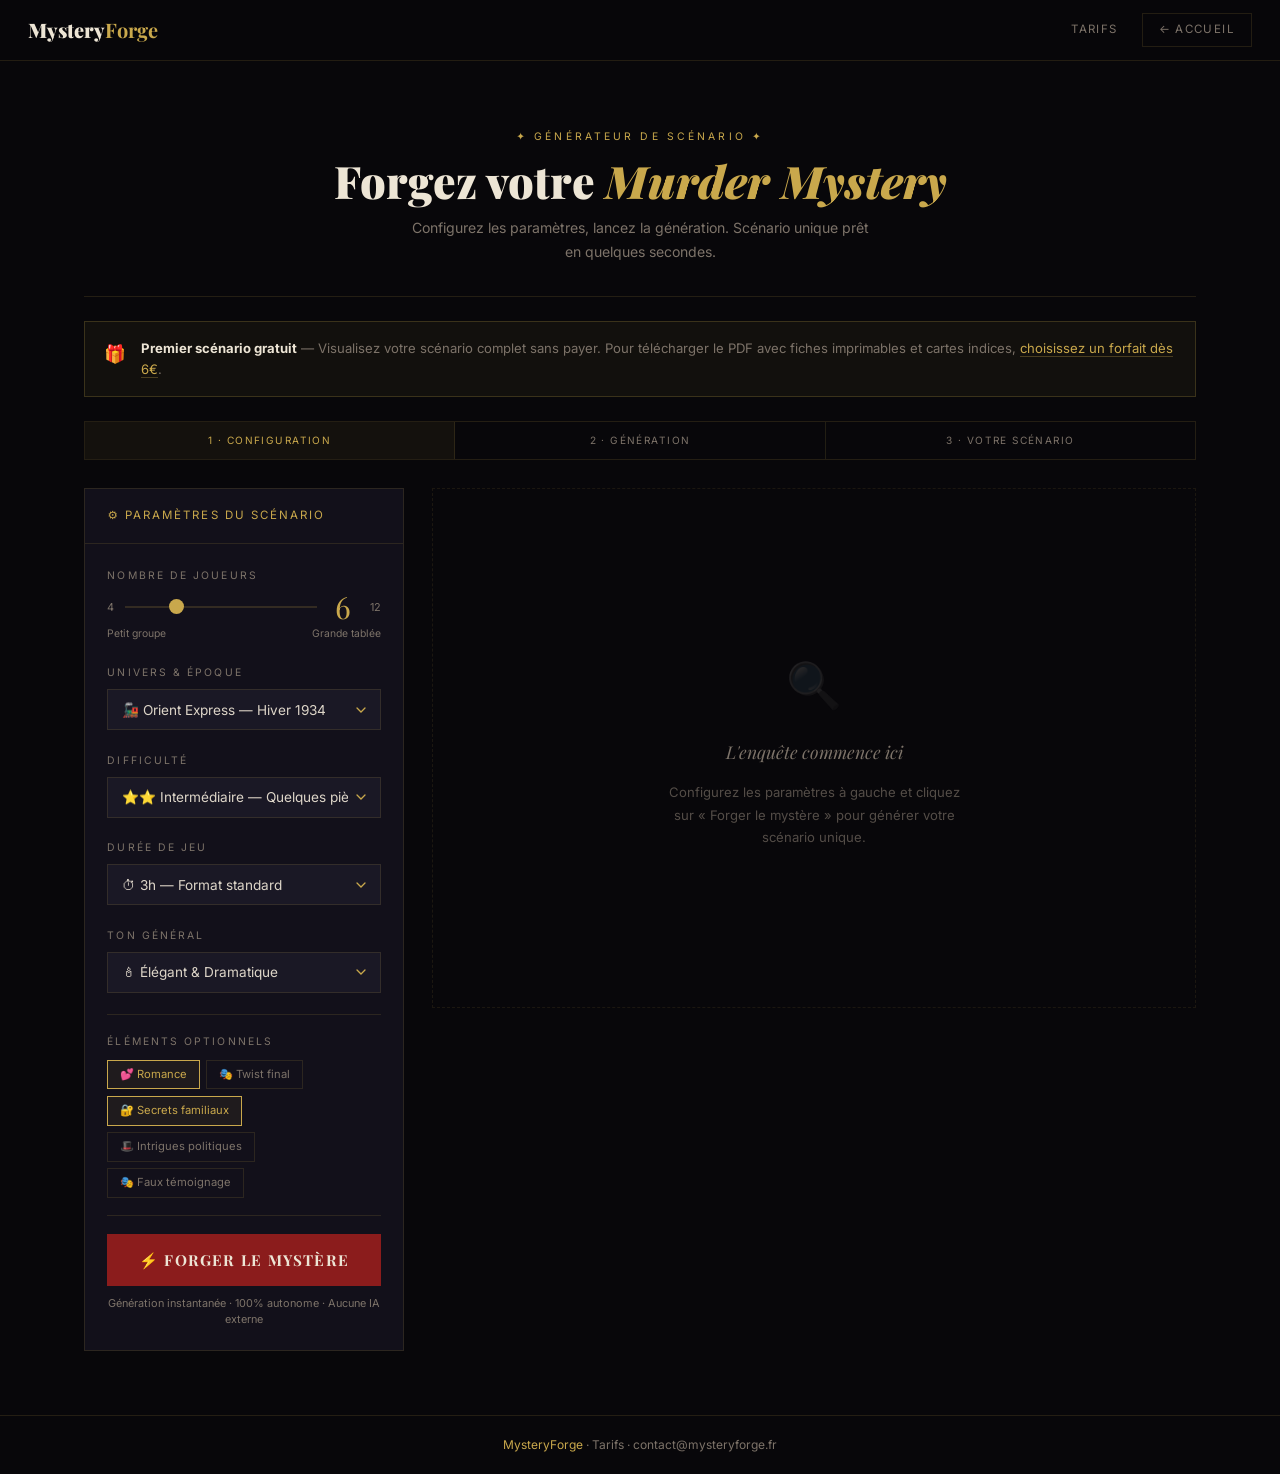
<file: generator.html>
<!DOCTYPE html>
<html lang="fr">
<head>
<meta charset="UTF-8">
<meta name="viewport" content="width=device-width, initial-scale=1.0">
<title>Générateur — MysteryForge</title>
<link rel="preconnect" href="https://fonts.googleapis.com">
<link rel="preconnect" href="https://fonts.gstatic.com" crossorigin>
<link href="https://fonts.googleapis.com/css2?family=Playfair+Display:ital,wght@0,700;0,900;1,700&family=Inter:wght@400;500;600&display=swap" rel="stylesheet">
<style>
*,*::before,*::after{box-sizing:border-box;margin:0;padding:0}
html{scroll-behavior:smooth}
:root{
  --noir:#08070a;--surface:#12101a;--surface2:#1a1825;
  --or:#c9a84c;--or2:#e8d195;--rouge:#8b1c1c;--rouge2:#bf3333;
  --texte:#ddd5c8;--muted:#7d7369;
  --bord:rgba(201,168,76,.14);--bord2:rgba(201,168,76,.38);
  --serif:'Playfair Display',Georgia,serif;
  --sans:'Inter',system-ui,sans-serif;
}
body{background:var(--noir);color:var(--texte);font-family:var(--sans);line-height:1.7;overflow-x:hidden}
a{text-decoration:none;color:inherit}

/* ── NAV ── */
nav{position:fixed;inset:0 0 auto;z-index:200;
  display:flex;align-items:center;justify-content:space-between;
  padding:.8rem 1.75rem;background:rgba(8,7,10,.93);
  border-bottom:1px solid var(--bord);backdrop-filter:blur(14px)}
.logo{font-family:var(--serif);font-size:1.25rem;font-weight:900;color:#ede5d5}
.logo b{color:var(--or)}
.nav-r{display:flex;align-items:center;gap:1.5rem}
.nav-r a{font-size:.72rem;letter-spacing:.12em;text-transform:uppercase;color:var(--muted);transition:color .2s}
.nav-r a:hover{color:var(--or)}
.nav-r a.pill{border:1px solid var(--bord);padding:.38rem 1rem;transition:border-color .2s}
.nav-r a.pill:hover{border-color:var(--or)}

/* ── PAGE ── */
.page{max-width:1160px;margin:0 auto;padding:5.5rem 1.5rem 4rem}

/* ── PAGE HEADER ── */
.phead{text-align:center;padding:2.5rem 0 2rem;border-bottom:1px solid var(--bord);margin-bottom:0}
.phead-eye{color:var(--or);font-size:.65rem;letter-spacing:.3em;text-transform:uppercase;display:block;margin-bottom:.6rem}
.phead h1{font-family:var(--serif);font-size:clamp(1.8rem,4vw,2.8rem);font-weight:900;color:#ede5d5;line-height:1.15;margin-bottom:.6rem}
.phead h1 em{font-style:italic;color:var(--or)}
.phead p{font-size:.88rem;color:var(--muted);max-width:460px;margin:0 auto}

/* ── FREEMIUM NOTICE ── */
.free-notice{display:flex;gap:.9rem;align-items:flex-start;padding:1rem 1.2rem;
  background:rgba(201,168,76,.05);border:1px solid rgba(201,168,76,.22);margin:1.5rem 0}
.fn-icon{flex-shrink:0;font-size:1.1rem;margin-top:.05rem}
.fn-text{font-size:.82rem;color:var(--muted);line-height:1.6}
.fn-text strong{color:#ede5d5}
.fn-text a{color:var(--or);border-bottom:1px solid rgba(201,168,76,.3)}

/* ── PROGRESS ── */
.prog{display:flex;border:1px solid var(--bord);margin-bottom:1.75rem}
.prog-s{flex:1;padding:.6rem .5rem;text-align:center;font-size:.63rem;
  letter-spacing:.14em;text-transform:uppercase;color:var(--muted);
  border-right:1px solid var(--bord);transition:all .3s}
.prog-s:last-child{border-right:none}
.prog-s.on{background:rgba(201,168,76,.06);color:var(--or)}
.prog-s.done{color:rgba(201,168,76,.4)}

/* ── LAYOUT ── */
.gen-layout{display:grid;grid-template-columns:320px 1fr;gap:1.75rem;align-items:start}

/* ── FORM PANEL ── */
.fpanel{background:var(--surface);border:1px solid var(--bord);position:sticky;top:72px}
.fpanel-head{padding:1.1rem 1.4rem;border-bottom:1px solid var(--bord);
  display:flex;align-items:center;gap:.5rem;
  font-size:.72rem;letter-spacing:.18em;text-transform:uppercase;color:var(--or)}
.fpanel-body{padding:1.4rem}
.fgroup{margin-bottom:1.35rem}
.flabel{display:block;font-size:.65rem;letter-spacing:.2em;text-transform:uppercase;color:var(--muted);margin-bottom:.45rem}
select{width:100%;background:var(--surface2);border:1px solid var(--bord);
  color:var(--texte);padding:.72rem 2rem .72rem .85rem;font-family:var(--sans);font-size:.85rem;
  cursor:pointer;appearance:none;-webkit-appearance:none;outline:none;transition:border-color .2s;
  background-image:url("data:image/svg+xml,%3Csvg xmlns='http://www.w3.org/2000/svg' width='10' height='6'%3E%3Cpath d='M1 1l4 4 4-4' stroke='%23c9a84c' stroke-width='1.3' fill='none' stroke-linecap='round'/%3E%3C/svg%3E");
  background-repeat:no-repeat;background-position:right .85rem center}
select:focus,select:hover{border-color:var(--or)}
select option{background:#12101a}
.range-row{display:flex;align-items:center;gap:.65rem}
.rval{font-family:var(--serif);font-size:1.9rem;color:var(--or);min-width:2rem;text-align:center;line-height:1}
input[type=range]{flex:1;-webkit-appearance:none;height:2px;background:rgba(201,168,76,.18);cursor:pointer;border:none;outline:none}
input[type=range]::-webkit-slider-thumb{-webkit-appearance:none;width:15px;height:15px;border-radius:50%;background:var(--or);cursor:pointer;transition:transform .2s}
input[type=range]::-webkit-slider-thumb:hover{transform:scale(1.25)}
.rbounds{display:flex;justify-content:space-between;font-size:.65rem;color:var(--muted);margin-top:.2rem}
.tags{display:flex;flex-wrap:wrap;gap:.38rem}
.tag{padding:.28rem .75rem;border:1px solid var(--bord);font-size:.7rem;color:var(--muted);
  cursor:pointer;transition:all .2s;user-select:none}
.tag:hover,.tag.on{border-color:var(--or);color:var(--or);background:rgba(201,168,76,.07)}
.fdiv{height:1px;background:var(--bord);margin:1.1rem 0}
.btn-gen{width:100%;background:var(--rouge);color:#ede5d5;border:none;padding:1rem;
  font-family:var(--serif);font-size:.95rem;font-weight:700;letter-spacing:.08em;
  text-transform:uppercase;cursor:pointer;transition:all .25s}
.btn-gen:hover:not(:disabled){background:var(--rouge2);transform:translateY(-1px)}
.btn-gen:disabled{opacity:.4;cursor:not-allowed;transform:none}
.gen-meta{font-size:.68rem;color:var(--muted);text-align:center;margin-top:.55rem;line-height:1.5}
.gen-meta a{color:var(--or)}

/* ── OUTPUT PANEL ── */
.opanel{min-height:520px}
.state-empty{border:1px dashed rgba(201,168,76,.1);min-height:520px;
  display:flex;flex-direction:column;align-items:center;justify-content:center;
  text-align:center;padding:4rem 2rem;gap:.9rem}
.se-icon{font-size:2.8rem;opacity:.12}
.se-title{font-family:var(--serif);font-size:1.1rem;color:var(--muted);font-style:italic}
.se-sub{font-size:.82rem;color:var(--muted);opacity:.65;line-height:1.7;max-width:300px}
.state-loading{min-height:520px;display:flex;flex-direction:column;align-items:center;
  justify-content:center;text-align:center;padding:4rem 2rem;gap:.8rem}
.spin{width:38px;height:38px;border:2px solid rgba(201,168,76,.12);border-top-color:var(--or);
  border-radius:50%;animation:spin .8s linear infinite}
.ltitle{font-family:var(--serif);font-size:1.1rem;color:var(--or);animation:pulse 1.8s ease infinite}
.lsteps{display:flex;flex-direction:column;gap:.28rem;margin-top:.4rem}
.lstep{font-size:.76rem;color:var(--muted);padding:.18rem .65rem;border:1px solid transparent;transition:all .35s}
.lstep.on{color:var(--or);border-color:rgba(201,168,76,.22);background:rgba(201,168,76,.04)}

/* ── RESULT ── */
.result{animation:up .5s ease both}

/* Masthead */
.r-mast{text-align:center;padding:0 0 2rem;margin-bottom:2rem;border-bottom:1px solid var(--bord)}
.r-lieu{font-size:.65rem;letter-spacing:.28em;text-transform:uppercase;color:var(--or);margin-bottom:.4rem}
.r-title{font-family:var(--serif);font-size:clamp(1.6rem,3.5vw,2.2rem);color:#ede5d5;line-height:1.18;margin-bottom:.35rem}
.r-stitle{font-style:italic;color:var(--muted);font-size:.9rem;margin-bottom:1.5rem}
.r-syn{font-size:.9rem;color:var(--muted);line-height:1.9;font-style:italic;
  border-left:3px solid var(--or);padding:1.1rem 1.4rem;background:rgba(201,168,76,.03);text-align:left;max-width:680px;margin:0 auto}

/* Block */
.bl{margin-bottom:2.5rem}
.bl-lbl{font-size:.65rem;letter-spacing:.28em;text-transform:uppercase;color:var(--or);
  display:flex;align-items:center;gap:.65rem;margin-bottom:1.1rem}
.bl-lbl::after{content:'';flex:1;height:1px;background:var(--bord)}

/* Crime box */
.cbox{display:grid;grid-template-columns:1fr 1fr;gap:.65rem}
.ci{background:rgba(139,28,28,.07);border:1px solid rgba(139,28,28,.22);padding:.9rem 1rem}
.ci strong{display:block;font-size:.6rem;letter-spacing:.17em;text-transform:uppercase;color:var(--rouge2);margin-bottom:.25rem}
.ci span{font-size:.85rem;color:var(--texte);line-height:1.5}
.ci.full{grid-column:1/-1}

/* Personnages */
.pgrid{display:grid;grid-template-columns:repeat(auto-fit,minmax(270px,1fr));gap:.9rem}
.pc{border:1px solid var(--bord);background:var(--surface);padding:1.2rem;position:relative;transition:border-color .25s}
.pc:hover{border-color:var(--bord2)}
.pc.pv{border-color:rgba(139,28,28,.38);background:rgba(139,28,28,.04)}
.pc.pcu{border-color:rgba(201,168,76,.38);background:rgba(201,168,76,.04)}
.pbadge{position:absolute;top:-1px;right:1rem;font-size:.58rem;letter-spacing:.16em;text-transform:uppercase;padding:.2rem .65rem;font-weight:700}
.bv{background:var(--rouge);color:#ede5d5}
.bc{background:var(--or);color:var(--noir)}
.pnom{font-family:var(--serif);font-size:.98rem;color:#ede5d5;margin-bottom:.12rem}
.prole{font-size:.65rem;letter-spacing:.12em;text-transform:uppercase;color:var(--or);margin-bottom:.7rem}
.pi{font-size:.8rem;color:var(--muted);line-height:1.62;margin-bottom:.3rem}
.pi strong{display:block;font-size:.6rem;text-transform:uppercase;letter-spacing:.1em;color:rgba(221,213,200,.35);margin-bottom:.12rem}
.psec{margin-top:.7rem;padding-top:.7rem;border-top:1px solid rgba(139,28,28,.18);
  font-size:.76rem;color:#d46060;font-style:italic}
.psec::before{content:'⚠ Secret : ';font-style:normal;font-size:.6rem;text-transform:uppercase;letter-spacing:.1em;color:var(--rouge2);display:block;margin-bottom:.12rem}
.pmj{font-size:.74rem;color:rgba(201,168,76,.58);font-style:italic;margin-top:.28rem}

/* Timeline */
.tl{list-style:none;position:relative}
.tl::before{content:'';position:absolute;left:3.6rem;top:0;bottom:0;width:1px;background:var(--bord)}
.tli{display:flex;gap:1.1rem;padding:.8rem 0;align-items:flex-start}
.tlh{min-width:3rem;text-align:right;font-family:var(--serif);font-size:.85rem;color:var(--or);padding-top:.1rem;position:relative;z-index:1}
.tld{width:8px;height:8px;border-radius:50%;background:rgba(201,168,76,.4);flex-shrink:0;margin-top:.48rem;position:relative;z-index:1;border:2px solid var(--surface)}
.tld.h{background:var(--or)}
.tld.c{background:var(--rouge2);box-shadow:0 0 0 3px rgba(191,51,51,.15)}
.tlt{font-size:.85rem;color:var(--muted);line-height:1.68}

/* Indices */
.idx{list-style:none;display:flex;flex-direction:column;gap:.55rem}
.ix{display:flex;gap:.85rem;padding:.9rem 1rem;border:1px solid var(--bord);background:var(--surface);transition:border-color .25s}
.ix:hover{border-color:var(--bord2)}
.ix.rh{border-color:rgba(139,28,28,.18);opacity:.72}
.ixn{font-family:var(--serif);font-size:1.25rem;color:var(--or);flex-shrink:0;font-weight:700;line-height:1.35}
.ixb{flex:1}
.ixt{font-size:.88rem;color:#ede5d5;margin-bottom:.12rem;display:flex;align-items:center;gap:.45rem}
.rhtag{font-size:.6rem;text-transform:uppercase;letter-spacing:.1em;color:var(--rouge2)}
.ixl{font-size:.67rem;color:var(--muted);text-transform:uppercase;letter-spacing:.1em;margin-bottom:.28rem}
.ixd{font-size:.82rem;color:var(--muted);line-height:1.62}
.ixmj{font-size:.74rem;color:rgba(201,168,76,.55);font-style:italic;margin-top:.28rem}

/* Sous-intrigues */
.si-wrap{display:flex;flex-direction:column;gap:.55rem}
.si{border:1px solid var(--bord);padding:1rem;background:var(--surface)}
.si-t{font-family:var(--serif);font-size:.92rem;color:#ede5d5;margin-bottom:.28rem}
.si-d{font-size:.82rem;color:var(--muted);margin-bottom:.28rem;line-height:1.62}
.si-w{font-size:.65rem;color:var(--or);text-transform:uppercase;letter-spacing:.1em}

/* Révélation */
.rev{background:rgba(139,28,28,.08);border:1px solid rgba(139,28,28,.28);padding:1.75rem}
.rev-w{text-align:center;font-size:.62rem;letter-spacing:.24em;text-transform:uppercase;
  color:var(--rouge2);margin-bottom:1.4rem;padding-bottom:1rem;border-bottom:1px solid rgba(139,28,28,.2)}
.rev-item{margin-bottom:.9rem;font-size:.88rem;line-height:1.78}
.rev-item strong{color:var(--or);font-size:.72rem;text-transform:uppercase;letter-spacing:.1em;margin-right:.45rem}
.rev-steps{margin:1rem 0;padding:1rem;background:rgba(0,0,0,.2);border-left:3px solid rgba(201,168,76,.28)}
.rev-steps h4{font-size:.65rem;text-transform:uppercase;letter-spacing:.17em;color:var(--or);margin-bottom:.55rem}
.rev-steps p{font-size:.82rem;color:var(--muted);white-space:pre-line;line-height:1.75}
.rev-aveu{margin-top:.9rem;padding:.85rem;border:1px solid rgba(201,168,76,.17);
  font-style:italic;font-size:.85rem;color:var(--muted)}
.rev-twist{margin-top:.9rem;padding:.9rem;border:1px solid rgba(201,168,76,.28);
  background:rgba(201,168,76,.04);font-style:italic;color:var(--or);font-size:.86rem}

/* Conseils */
.clist{list-style:none;display:flex;flex-direction:column;gap:.55rem}
.citem{display:flex;gap:.65rem;font-size:.85rem;color:var(--muted);align-items:flex-start}
.cnum{color:var(--or);font-family:var(--serif);font-size:1rem;flex-shrink:0;line-height:1.45}

/* Actions */
.acts{display:flex;gap:.55rem;flex-wrap:wrap;margin-top:2rem;padding-top:1.75rem;border-top:1px solid var(--bord)}
.act{display:inline-flex;align-items:center;gap:.4rem;background:transparent;
  border:1px solid var(--bord);color:var(--muted);padding:.6rem 1rem;
  font-family:var(--sans);font-size:.75rem;cursor:pointer;transition:all .25s}
.act:hover{border-color:var(--or);color:var(--or)}

/* UPSELL */
.upsell{margin-top:2rem;background:var(--surface);border:1px solid var(--bord2);overflow:hidden}
.ups-top{background:rgba(201,168,76,.04);border-bottom:1px solid var(--bord);
  padding:1.4rem 1.75rem;display:flex;justify-content:space-between;align-items:center;gap:1rem;flex-wrap:wrap}
.ups-left h3{font-family:var(--serif);font-size:1.1rem;color:#ede5d5;margin-bottom:.3rem}
.ups-left p{font-size:.8rem;color:var(--muted);max-width:400px;line-height:1.6}
.ups-price{flex-shrink:0;text-align:right}
.ups-price .pv{font-family:var(--serif);font-size:2rem;color:var(--or);line-height:1}
.ups-price .ps{font-size:.72rem;color:var(--muted)}
.ups-body{padding:1.4rem 1.75rem}
.ups-feats{display:grid;grid-template-columns:1fr 1fr;gap:.4rem .8rem;margin-bottom:1.4rem}
.uf{font-size:.8rem;color:var(--texte);display:flex;align-items:center;gap:.4rem}
.uf::before{content:'✓';color:var(--or);font-weight:700;flex-shrink:0}
.ups-ctas{display:flex;gap:.65rem;flex-wrap:wrap}
.btn-buy{background:var(--or);color:var(--noir);border:none;padding:.85rem 1.75rem;
  font-family:var(--serif);font-size:.88rem;font-weight:700;letter-spacing:.08em;
  text-transform:uppercase;cursor:pointer;transition:all .25s}
.btn-buy:hover{background:var(--or2);transform:translateY(-1px)}
.btn-sub{background:transparent;color:var(--texte);border:1px solid var(--bord);
  padding:.85rem 1.75rem;font-family:var(--sans);font-size:.75rem;cursor:pointer;
  transition:all .25s;text-transform:uppercase;letter-spacing:.1em}
.btn-sub:hover{border-color:var(--or);color:var(--or)}
.ups-note{font-size:.7rem;color:var(--muted);margin-top:.7rem}

/* MINI GUIDE (after result) */
.mini-guide{margin-top:1.5rem;border:1px solid var(--bord);background:var(--surface)}
.mg-head{padding:.9rem 1.4rem;border-bottom:1px solid var(--bord);
  font-size:.65rem;letter-spacing:.2em;text-transform:uppercase;color:var(--or);
  display:flex;align-items:center;justify-content:space-between;cursor:pointer}
.mg-body{padding:1.2rem 1.4rem;display:none}
.mg-body.open{display:block}
.mg-steps{display:grid;grid-template-columns:1fr 1fr;gap:.65rem}
.mg-step{background:var(--surface2);border:1px solid var(--bord);padding:.85rem}
.mg-step-n{font-family:var(--serif);font-size:1.2rem;color:rgba(201,168,76,.2);display:block;line-height:1;margin-bottom:.3rem}
.mg-step h4{font-size:.82rem;color:#ede5d5;margin-bottom:.25rem;font-weight:600}
.mg-step p{font-size:.76rem;color:var(--muted);line-height:1.6}

/* ANIMATIONS */
@keyframes up{from{opacity:0;transform:translateY(16px)}to{opacity:1;transform:translateY(0)}}
@keyframes spin{to{transform:rotate(360deg)}}
@keyframes pulse{0%,100%{opacity:.55}50%{opacity:1}}

/* RESPONSIVE */
@media(max-width:960px){
  .gen-layout{grid-template-columns:1fr}
  .fpanel{position:static}
}
@media(max-width:600px){
  .page{padding:5rem 1rem 3rem}
  .cbox{grid-template-columns:1fr}
  .pgrid{grid-template-columns:1fr}
  .ups-feats{grid-template-columns:1fr}
  .ups-top{flex-direction:column}
  .ups-price{text-align:left}
  .acts{flex-direction:column}
  .act,.btn-buy,.btn-sub{width:100%;justify-content:center}
  .mg-steps{grid-template-columns:1fr}
}
@media print{
  nav,.fpanel,.prog,.acts,.upsell,.mini-guide,.free-notice{display:none!important}
  .gen-layout{display:block}
  body{background:#fff;color:#111}
  .r-title,.pnom,.bl-lbl{color:#111!important}
  .r-syn,.ci,.pc,.ix,.rev,.si{border-color:#ccc!important;background:#f9f9f9!important}
}
</style>
</head>
<body>

<nav>
  <a href="index.html" class="logo">Mystery<b>Forge</b></a>
  <div class="nav-r">
    <a href="pricing.html">Tarifs</a>
    <a href="index.html" class="pill">← Accueil</a>
  </div>
</nav>

<div class="page">

  <div class="phead">
    <span class="phead-eye">✦ Générateur de scénario ✦</span>
    <h1>Forgez votre <em>Murder Mystery</em></h1>
    <p>Configurez les paramètres, lancez la génération. Scénario unique prêt en quelques secondes.</p>
  </div>

  <!-- FREE NOTICE -->
  <div class="free-notice" id="free-notice">
    <span class="fn-icon">🎁</span>
    <div class="fn-text">
      <strong>Premier scénario gratuit</strong> — Visualisez votre scénario complet sans payer. Pour télécharger le PDF avec fiches imprimables et cartes indices, <a href="pricing.html">choisissez un forfait dès 6€</a>.
    </div>
  </div>

  <!-- PROGRESS -->
  <div class="prog">
    <div class="prog-s on" id="ps1">1 · Configuration</div>
    <div class="prog-s" id="ps2">2 · Génération</div>
    <div class="prog-s" id="ps3">3 · Votre scénario</div>
  </div>

  <div class="gen-layout">

    <!-- FORM -->
    <aside class="fpanel">
      <div class="fpanel-head">⚙ Paramètres du scénario</div>
      <div class="fpanel-body">

        <div class="fgroup">
          <label class="flabel">Nombre de joueurs</label>
          <div class="range-row">
            <span style="font-size:.68rem;color:var(--muted)">4</span>
            <input type="range" id="nb" min="4" max="12" value="6">
            <span class="rval" id="nbv">6</span>
            <span style="font-size:.68rem;color:var(--muted)">12</span>
          </div>
          <div class="rbounds"><span>Petit groupe</span><span>Grande tablée</span></div>
        </div>

        <div class="fgroup">
          <label class="flabel" for="uni">Univers & Époque</label>
          <select id="uni">
            <option value="orient">🚂 Orient Express — Hiver 1934</option>
            <option value="manoir_ang">🏰 Manoir anglais — Yorkshire 1883</option>
            <option value="villa_adeco">🌊 Villa Art Déco — Côte d'Azur 1924</option>
            <option value="chateau_bourg">🍷 Château bourguignon — 1932</option>
            <option value="hollywood">🎬 Hollywood doré — Beverly Hills 1952</option>
            <option value="yacht">⛵ Yacht de luxe — Méditerranée 1965</option>
            <option value="chalet">❄️ Chalet alpin — Suisse contemporain</option>
            <option value="manoir_ecos">🏴 Manoir écossais — Contemporain</option>
            <option value="medieval">⚔️ Château médiéval — XVe siècle</option>
            <option value="belle_ep">🗼 Hôtel parisien — Belle Époque 1900</option>
            <option value="croisiere">🛳️ Croisière transatlantique — 1938</option>
          </select>
        </div>

        <div class="fgroup">
          <label class="flabel" for="dif">Difficulté</label>
          <select id="dif">
            <option value="d">⭐ Débutant — Soirée décontractée</option>
            <option value="i" selected>⭐⭐ Intermédiaire — Quelques pièges</option>
            <option value="e">⭐⭐⭐ Expert — Intrigues croisées & twist</option>
          </select>
        </div>

        <div class="fgroup">
          <label class="flabel" for="dur">Durée de jeu</label>
          <select id="dur">
            <option value="2h">⏱ 2h — Format rapide</option>
            <option value="3h" selected>⏱ 3h — Format standard</option>
            <option value="4h">⏱ 4h+ — Soirée complète</option>
          </select>
        </div>

        <div class="fgroup">
          <label class="flabel" for="ton">Ton général</label>
          <select id="ton">
            <option value="elegance">🕯 Élégant & Dramatique</option>
            <option value="noir">🌑 Sombre & Atmosphérique</option>
            <option value="humour">😄 Léger & Humoristique</option>
          </select>
        </div>

        <div class="fdiv"></div>
        <div class="flabel" style="margin-bottom:.55rem">Éléments optionnels</div>
        <div class="tags">
          <span class="tag on" data-v="romance">💕 Romance</span>
          <span class="tag" data-v="twist">🎭 Twist final</span>
          <span class="tag on" data-v="secrets">🔐 Secrets familiaux</span>
          <span class="tag" data-v="politique">🎩 Intrigues politiques</span>
          <span class="tag" data-v="fauxtemo">🎭 Faux témoignage</span>
        </div>

        <div class="fdiv"></div>
        <button class="btn-gen" id="btn-gen">⚡ Forger le mystère</button>
        <div class="gen-meta" id="gen-meta">Génération instantanée · 100% autonome · Aucune IA externe</div>
      </div>
    </aside>

    <!-- OUTPUT -->
    <div class="opanel" id="output">
      <div class="state-empty">
        <div class="se-icon">🔍</div>
        <div class="se-title">L'enquête commence ici</div>
        <div class="se-sub">Configurez les paramètres à gauche et cliquez sur « Forger le mystère » pour générer votre scénario unique.</div>
      </div>
    </div>

  </div>
</div>

<div style="border-top:1px solid var(--bord);padding:1.2rem 1.5rem;text-align:center;font-size:.75rem;color:var(--muted)">
  <a href="index.html" style="color:var(--or)">MysteryForge</a> · <a href="pricing.html" style="color:var(--muted)">Tarifs</a> · contact@mysteryforge.fr
</div>

<script>
/* ╔══════════════════════════════════════╗
   ║  MOTEUR 100% AUTONOME — AUCUNE API  ║
   ╚══════════════════════════════════════╝ */

// ── Utilitaires ──────────────────────────────────────
const R  = a => a[Math.floor(Math.random()*a.length)];
const RN = (a,n) => [...a].sort(()=>Math.random()-.5).slice(0,Math.min(n,a.length));
const RI = (a,b) => Math.floor(Math.random()*(b-a+1))+a;
const RB = (p=.5) => Math.random()<p;
const el = id => document.getElementById(id);

// ── Données ──────────────────────────────────────────
const PH=['Édouard','Victor','Armand','Gaspard','Théodore','Lucien','Octave','Maxime','Henri','Raoul','Jules','Albert','Léon','Raymond','Maurice','André','Clément','Philippe','Florent','Gaston','Augustin','Norbert','Damien','Sylvain','Roland','Fernand','Bertrand','Renaud','Sébastien','François'];
const PF=['Marguerite','Hortense','Camille','Isabelle','Victorine','Élise','Thérèse','Simone','Blanche','Céleste','Adèle','Violette','Irène','Léonie','Pauline','Madeleine','Ariane','Éléonore','Rosalie','Yvette','Denise','Solange','Brigitte','Colette','Suzanne','Geneviève','Fernande','Claudette','Bernadette','Nathalie'];
const NM=['de Montaigne','Beaumont','Verdier','Lacroix','Fontaine','Renard','Delacroix','Moreau','Vaillant','Duval','Leblanc','Garnier','Beaulieu','Dufresne','Caron','Perrin','Berthier','Delorme','Legrand','Masson','Roux','Lefèvre','Girard','Laurent','Dupuis','Marchais','Chauveau','Picard','Simon','Bernard'];
const TH=['Baron','Marquis','Notaire','Médecin','Colonel','Professeur','Banquier','Avocat','Diplomate','Industriel','Journaliste','Détective','Antiquaire','Éditeur','Général','Juge','Préfet','Chimiste','Amiral retraité','Inspecteur'];
const TF=['Baronne','Marquise','Gouvernante','Actrice','Chanteuse','Veuve fortunée','Peintre','Journaliste','Héritière','Couturière','Duchesse','Institutrice','Soprano','Exploratrice','Comédienne','Directrice de pension','Infirmière'];
const PHYSH=['Homme de haute stature, mâchoire carrée et regard perçant. Il dégage une autorité naturelle qui impose le silence dès qu\'il entre dans une pièce.','Petit et trapu, teint rougeaud d\'un homme habitué aux plaisirs de la table. Ses doigts boudinés s\'agitent constamment.','Silhouette élégante, cheveux grisonnants lissés en arrière. Ses gestes lents et mesurés suggèrent une patience calculée.','Visage émacié aux pommettes saillantes, yeux noirs fiévreux. Il semble sortir d\'un long tourment intérieur.','Grand et voûté, il regarde les autres par-dessus ses lunettes cerclées d\'or avec une expression désapprobatrice.','Belle prestance, moustache soignée, sourire charmeur qui n\'atteint jamais vraiment les yeux.','Corps massif, mains de travailleur malgré la mise soignée. Il occupe l\'espace comme un meuble — solidement.','Allure juvénile pour son âge, visage presque enfantin que dément un regard vieux et las.'];
const PHYSF=['Femme imposante aux cheveux d\'argent en chignon strict. Son regard bleu acier juge en une fraction de seconde.','Petite et vive, elle papillonne d\'une conversation à l\'autre, sa robe bruissant à chaque pas.','Beauté froide aux traits parfaits qui semble regarder le monde de très loin, comme à travers une vitre.','Visage marqué par les années mais yeux toujours jeunes, brillants d\'une intelligence soigneusement dissimulée.','Rousse flamboyante, gestes expansifs et voix grave. Elle occupe l\'espace comme une actrice de scène.','Discrète, presque transparente, avec un sourire permanent qui ne dit jamais ce qu\'il pense vraiment.','Haute silhouette anguleuse, vêtements sombres et bijoux rares. Quand elle parle, tout le monde se tait.','Rondeurs agréables et rire facile qui mettent à l\'aise — masquant une intelligence redoutable.'];
const PERS=['Ironique et mordant·e, ponctue chaque phrase d\'un sourire en coin. Ne supporte pas la médiocrité.','Nerveux·se et fébrile, parle trop vite. Dit toujours plus qu\'il/elle ne voulait.','D\'une politesse exquise masquant un mépris profond pour à peu près tout le monde.','Mélancolique et distrait·e, semble toujours regarder quelque chose que les autres ne voient pas.','Exubérant·e et théâtral·e, transforme le moindre événement en drame personnel.','Froid·e et méthodique. Observe plus qu\'il/elle ne parle et note mentalement chaque détail.','Charmeur·se invétéré·e, jamais sans une flatterie à portée de main.','Anxieux·se chronique, anticipe les catastrophes à chaque instant — et ne se trompe pas toujours.','Autoritaire naturel·le, habitué·e à ce que ses décisions ne soient pas remises en question.'];
const SEC=['Criblé·e de dettes de jeu soigneusement dissimulées à sa famille.','Entretient une liaison secrète avec le/la conjoint·e d\'un·e ami·e présent·e ce soir.','A falsifié son identité il y a vingt ans pour fuir un passé honteux.','Souffre d\'une dépendance à la morphine que son médecin prescrit discrètement.','A abandonné un enfant illégitime dont il/elle verse anonymement la pension.','Vend des informations confidentielles à un concurrent depuis six mois.','S\'est approprié·e la gloire d\'une œuvre qui ne lui appartient pas.','A témoigné faussement lors d\'un procès et envoyé un innocent en prison.','Pratique le spiritisme et dépense des fortunes en séances secrètes.','Cache un état de santé grave dont il/elle n\'a averti personne.','A commis une faute professionnelle grave étouffée grâce à des pots-de-vin.','Vit au-dessus de ses moyens grâce à des fonds détournés non découverts.'];
const OBJ=['une montre de gousset gravée d\'initiales qui ne sont pas les siennes','un carnet noir qu\'il/elle consulte furtivement','un flacon de laudanum dissimulé dans la doublure de sa veste','des gants de cuir blanc portés même à l\'intérieur','une lettre froissée portant des traces de larmes','un revolver de poche chargé non déclaré','un médaillon contenant le portrait d\'un inconnu','un télégramme reçu ce matin, replié avec soin'];
const LIEN=['Associé·e commercial·e depuis quinze ans — leurs affaires se sont mal terminées.','Cousin·e éloigné·e, présent·e uniquement pour l\'héritage.','Ancien·ne amant·e éconduit·e, jamais vraiment accepté.','Créancier·ère : la victime lui doit une somme considérable.','Protégé·e qui a fini par dépasser et humilier son mentor.','Rival·e de longue date dans les affaires et en amour.','Notaire de la famille, au courant de tous les secrets.','Ami·e d\'enfance dont les relations se sont refroidies.','Ex-employé·e licencié·e dans des circonstances humiliantes.','Héritier·ère dont la part testamentaire a récemment été réduite.','Médecin personnel·le qui en sait beaucoup trop.','Ancien·ne complice d\'une affaire louche.'];
const MOB=[v=>`Hérite d'une part considérable du testament que ${v} menaçait de modifier.`,v=>`${v} était sur le point de révéler un scandale qui aurait tout détruit.`,v=>`Vengeance : ${v} avait ruiné sa famille il y a vingt ans.`,v=>`Récupérer un document compromettant que ${v} gardait comme assurance.`,v=>`Jalousie dévorante : ${v} possédait ce qu'il/elle voulait désespérément.`,v=>`${v} avait découvert sa fraude et allait le/la dénoncer.`,v=>`Mettre fin à un chantage insupportable depuis des mois.`,v=>`Protéger quelqu'un qu'il/elle aime : ${v} représentait une menace directe.`];
const AV=[{d:'J\'étais dans la bibliothèque, en train de lire.',v:'Vrai — un livre annoté le confirme.'},{d:'Je me suis retiré·e dans ma chambre avant le crime.',v:'Partiellement vrai — sortie brève, sans rapport.'},{d:'J\'étais en conversation avec deux invités.',v:'Vrai — plusieurs témoins concordants.'},{d:'J\'avais trop bu et me suis assoupi·e.',v:'Vrai — un domestique peut témoigner.'},{d:'Je jouais aux cartes avec trois autres personnes.',v:'Vrai — les partenaires confirment.'}];
const AF=[{d:'J\'étais seul·e dans ma chambre, je ne suis pas descendu·e.',v:'FAUX — empreintes sur l\'escalier de service.'},{d:'Je me promenais dans le jardin.',v:'FAUX — il pleuvait : chaussures sèches.'},{d:'Je discutais avec un·e autre invité·e dans le couloir.',v:'FAUX — cette personne était ailleurs.'},{d:'J\'écrivais des lettres dans le petit salon.',v:'FAUX — aucune lettre trouvée, encrier sec.'},{d:'Je téléphonais depuis le bureau.',v:'FAUX — aucun appel dans les registres.'}];
const MET=[{t:'Empoisonnement au cyanure dans le cognac',l:'le grand salon',h:'21:45',p:'verre essuyé, légère odeur d\'amande amère'},{t:'Coup à la tempe avec un serre-livres en bronze',l:'la bibliothèque',h:'22:10',p:'serre-livres déplacé, tache sur le tapis'},{t:'Strangulation avec un cordon de rideau en soie',l:'la chambre de la victime',h:'23:00',p:'cordon manquant, marque distinctive sur le cou'},{t:'Poignardé·e avec un coupe-papier en argent',l:'le bureau privé',h:'21:30',p:'buvard taché, coupe-papier absent'},{t:'Poussé·e dans l\'escalier — mis en scène en accident',l:'l\'escalier principal',h:'22:30',p:'trace de lutte sur la rampe, bouton arraché'},{t:'Étouffé·e avec un coussin de velours',l:'le fumoir',h:'23:15',p:'coussin de travers, fibres sous les ongles'}];
const IDX_V=[{t:'Lettre déchirée',l:'corbeille du bureau',d:'Fragments d\'une lettre menaçante signée d\'une initiale.',mj:'Révèle le chantage exercé sur le coupable.'},{t:'Gant isolé',l:'derrière le canapé',d:'Un gant de soie noire ne correspondant à aucun invité.',mj:'Appartient au coupable — tombé pendant sa fuite.'},{t:'Montre brisée',l:'poche de la victime',d:'Arrêtée à une heure différente de la mort supposée.',mj:'La victime a brisé la montre du coupable en luttant.'},{t:'Verre soigneusement essuyé',l:'plateau du bar',d:'Un seul verre parmi tous a été essuyé — les autres portent des empreintes.',mj:'Le coupable a effacé ses traces après le crime.'},{t:'Carnet d\'adresses annoté',l:'bureau de la victime',d:'Un nom entouré deux fois en rouge.',mj:'C\'est le coupable — la victime avait des soupçons.'},{t:'Bouton de veston arraché',l:'pied de l\'escalier',d:'Bouton doré gravé d\'un motif floral, arraché dans une lutte.',mj:'Correspond au veston du coupable qui manque d\'un bouton.'},{t:'Télégramme codé',l:'sous le matelas de la victime',d:'Message anodin avec texte lisible en transparence sous la lampe.',mj:'Confirme que la victime allait dénoncer le coupable.'},{t:'Empreinte de semelle',l:'seuil de la porte de service',d:'Empreinte de taille particulière, mal effacée.',mj:'Indique le passage du coupable. Pointure identifiable.'},{t:'Fiole sans étiquette',l:'salle de bain du couloir',d:'Petit flacon vide dégageant une odeur d\'amande amère.',mj:'Résidus du poison — preuve de préméditation.'},{t:'Page de journal arrachée',l:'journal intime de la victime',d:'Page arrachée violemment. Les suivantes portent l\'empreinte de l\'écriture.',mj:'Frotter un crayon révèle le nom du coupable en relief.'},{t:'Cendres récentes',l:'cheminée de la bibliothèque',d:'Documents brûlés récemment — fragment de papier à en-tête visible.',mj:'Le coupable a brûlé les preuves du chantage.'}];
const IDX_R=[{t:'Couteau de chasse manquant',l:'vitrine du hall',d:'L\'étui est vide — l\'arme a disparu.',mj:'Fausse piste — utilisé pour couper une ficelle, retrouvé dans le jardin.'},{t:'Flacon de laudanum',l:'tiroir de nuit d\'un suspect',d:'Flacon à moitié vide, sans ordonnance.',mj:'Fausse piste — cet invité est dépendant mais innocent.'},{t:'Lettres d\'amour cachées',l:'double fond d\'une valise',d:'Lettres passionnées adressées à la victime.',mj:'Fausse piste — liaison secrète, pas le meurtre.'},{t:'Tache sombre sur le parquet',l:'couloir du premier étage',d:'Tache mal effacée pouvant être du sang.',mj:'Fausse piste — blessure accidentelle d\'un invité.'},{t:'Pistolet chargé',l:'tiroir de nuit',d:'Arme chargée non déclarée.',mj:'Fausse piste — autoprotection, sans rapport avec le meurtre.'}];
const UNIV={orient:{n:'Orient Express',r:'Entre Vienne et Budapest',e:'Décembre 1934',a:'Le train filait dans la nuit mitteleuropéenne, ses roues martelant un rythme sur les rails givrés. La tempête de neige rendait le paysage invisible. Puis le train s\'était arrêté — et l\'on avait trouvé le corps.',p:['le wagon-restaurant','le compartiment n°3','le couloir du wagon-lit','la soute à bagages','la plateforme entre wagons','le compartiment du contrôleur']},manoir_ang:{n:'Manoir de Blackwood',r:'Yorkshire, Angleterre',e:'Novembre 1883',a:'Le vent hurlait sur les landes du Yorkshire. La brume avait coupé les invités du monde. Les bougies vacillaient, dessinant des ombres sur les boiseries sombres.',p:['le grand salon','la bibliothèque','la salle à manger','le bureau du maître','la serre','le fumoir','l\'escalier principal','la cave à vin']},villa_adeco:{n:'Villa Lumière',r:'Cap d\'Antibes, Côte d\'Azur',e:'Août 1924',a:'La chaleur méditerranéenne restait suffocante malgré l\'heure tardive. Les rires et les notes de charleston s\'étaient tus trop brusquement — comme si quelqu\'un avait éteint la lumière.',p:['la terrasse panoramique','le salon Art Déco','le bord de la piscine','la salle de jeux','le boudoir','le bar de jardin','l\'escalier extérieur']},chateau_bourg:{n:'Château Moreau',r:'Bourgogne, France',e:'Octobre 1932',a:'Les vignes rougeoyantes entouraient le château comme un incendie figé. La nuit appartenait aux secrets, et l\'odeur de moût emplissait les couloirs.',p:['le cellier','la grande salle','le bureau du châtelain','la chapelle privée','la terrasse','la cuisine','le caveau']},hollywood:{n:'Villa Sunset',r:'Beverly Hills, Los Angeles',e:'Mars 1952',a:'La piscine aux lumières bleues reflétait les palmiers. Derrière les paillettes et le champagne, les couteaux avaient toujours été dans le dos.',p:['le bord de la piscine','le home cinema','le bureau du producteur','la chambre de la starlet','le bar du jardin','la salle de projection','le vestiaire']},yacht:{n:'Yacht Étoile Noire',r:'Méditerranée, au large de Monaco',e:'Juillet 1965',a:'Le yacht se balançait sur une mer d\'huile, les côtes disparues. À bord, personne ne pouvait partir. Le prochain port était à six heures de route.',p:['le pont supérieur','la cabine du capitaine','la salle à manger','la cale','le salon principal','la cabine de la victime','le pont de proue']},chalet:{n:'Chalet des Neiges',r:'Alpes suisses, Valais',e:'Janvier 2024',a:'Deux mètres de neige. Routes coupées. Pas de réseau. Le chalet était une prison dorée — et quelqu\'un venait de tuer.',p:['le grand salon','le local de ski','la chambre principale','la cave','la terrasse enneigée','la cuisine','le sauna']},manoir_ecos:{n:'Dunmore Castle',r:'Highlands, Écosse',e:'Novembre 2023',a:'La tempête avait coupé l\'électricité à 21h. Seules des bougies éclairaient les couloirs. Le téléphone satellite était introuvable.',p:['la grande salle médiévale','la bibliothèque','la tour nord','la chapelle','la salle d\'armes','le donjon','la galerie des portraits']},medieval:{n:'Château de Valmont',r:'Bourgogne, Duché de France',e:'Hiver 1463',a:'Les torches jetaient des lueurs orangées sur les tentures. Le seigneur avait réuni ses vassaux pour le banquet de la Saint-Nicolas. L\'un d\'eux ne repartira pas.',p:['la grande salle du banquet','le donjon','la chapelle castrale','l\'armurerie','les cuisines','la tour du guet','la salle du trésor']},belle_ep:{n:'Hôtel du Grand Siècle',r:'Paris, 8ème arrondissement',e:'Février 1900',a:'Paris était en fièvre — l\'Exposition Universelle approchait. Dans les salons dorés, la crème de la société côtoyait des visiteurs du monde entier.',p:['le grand salon de thé','la suite impériale','le bar américain','la salle de bal','le couloir du premier étage','la cave aux champagnes','la réception']},croisiere:{n:'SS Normandie II',r:'Atlantique Nord',e:'Octobre 1938',a:'L\'Atlantique en octobre était gris et hostile. Cinq jours de traversée. Nulle part où fuir.',p:['le salon de première classe','la salle à manger de gala','le pont promenade','la cabine de luxe','la salle de jeux','le bar américain','la salle de sport']}};
const TITRES=['Le Testament des Ombres','Minuit au Grand Salon','La Nuit des Coupables','Les Cendres de l\'Innocence','La Valse des Masques','Derrière les Sourires','Le Secret du Dernier Soir','La Mort sur Commande','Quand les Bougies s\'Éteignent','Le Sang sur le Contrat','La Nuit des Aveux','L\'Ombre du Bénéficiaire','Confessions à Minuit','La Dernière Réunion'];
const STIT=['Tout le monde avait une raison. Un seul a osé.','La vérité n\'était pas celle qu\'on attendait.','Derrière chaque sourire, un couteau.','Cette nuit-là, l\'un d\'eux mentait depuis le début.','Quand les portes se ferment, les secrets parlent.','Un mort, dix suspects, une seule vérité.'];
const DPAR=['"Je sais ce que vous avez fait. Demain matin, tout sera révélé."','"Il faut que je vous parle — seul à seul. Ce soir, sans faute."','"Certains d\'entre vous ont de très bonnes raisons de me craindre."','"Je ne suis pas dupe. Je ne l\'ai jamais été."','"Cette soirée va changer beaucoup de choses pour tout le monde."'];
const CMJ=['Distribuez les fiches personnages 30 min avant le début pour que chacun entre dans son rôle.','N\'introduisez pas tous les indices d\'emblée — de nouveaux toutes les 20-30 min pour relancer.','Si l\'enquête s\'embourbe, faites "découvrir" un nouvel indice par un domestique.','Préparez le coupable en privé : il/elle doit mentir de façon convaincante.','Prévoyez une scène d\'accusation finale — le chaos organisé est la meilleure conclusion.','Créez une ambiance sonore : musique d\'époque, bougies, effets discrets.','Encouragez les personnages à garder leurs secrets — la paranoïa enrichit l\'expérience.','Si un joueur trouve trop tôt, rebondissez : "Mais comment a-t-il accès au poison ?"'];

// ── Génération ────────────────────────────────────────
const usedNoms = new Set();
function mkNom(g){
  let n,i=0;
  do{n=`${R(g==='H'?PH:PF)} ${R(NM)}`;i++;}while(usedNoms.has(n)&&i<60);
  usedNoms.add(n);return n;
}
function mkPerso(isV=false,isC=false,vnom=''){
  const g=RB()?'H':'F';
  const al=isC?R(AF):(RB(.2)?R(AF):R(AV));
  return{nom:mkNom(g),age:RI(28,72),titre:R(g==='H'?TH:TF),g,
    physique:R(g==='H'?PHYSH:PHYSF),perso:R(PERS),
    lien:R(LIEN),mobile:vnom?R(MOB)(vnom):'',
    alibi_d:al.d,alibi_v:al.v,
    secret:R(SEC),objet:R(OBJ),isV,isC};
}

function gen(cfg){
  usedNoms.clear();
  const nb=Math.max(4,Math.min(12,parseInt(cfg.nb)||6));
  const U=UNIV[cfg.uni]||UNIV.orient;
  const M=R(MET);
  const ex=cfg.extras||[];
  const expert=cfg.dif==='e',debut=cfg.dif==='d';

  const victime=mkPerso(true,false);
  const coupable=mkPerso(false,true,victime.nom);
  const suspects=Array.from({length:Math.max(0,nb-2)},()=>mkPerso(false,false,victime.nom));
  const tous=[victime,coupable,...suspects].sort(()=>Math.random()-.5);

  const nbV=expert?8:debut?4:6, nbR=expert?4:debut?1:2;
  const indices=[...RN(IDX_V,nbV),...RN(IDX_R,nbR)].sort(()=>Math.random()-.5).map((x,i)=>({
    ...x,n:i+1,
    loc:`${R(U.p)} — ${x.l}`,
    pt:x.rh?(suspects[0]?.nom||victime.nom):coupable.nom
  }));

  const hB=parseInt(M.h.split(':')[0]);
  const tl=[
    {h:`${hB-3}:00`,ev:`Arrivée des invités. Cocktails dans ${R(U.p)}. L\'atmosphère est enjouée, mais des tensions affleurent.`,imp:'n'},
    {h:`${hB-2}:00`,ev:`Dîner dans ${R(U.p)}. ${victime.nom} fait une remarque ambiguë qui trouble plusieurs convives.`,imp:'n'},
    {h:`${hB-1}:15`,ev:`${victime.nom} s\'isole brièvement. Quelqu\'un le/la suit — les témoignages divergent.`,imp:'h'},
    {h:`${hB}:30`,ev:`Les invités se dispersent. C\'est à ce moment que les alibis commencent à se fragiliser.`,imp:'n'},
    {h:M.h,ev:`Le crime est commis dans ${M.l}. En moins de deux minutes, le destin de tous est scellé.`,imp:'c'},
    {h:`${hB+1}:00`,ev:`Le corps est découvert. Panique générale, premières accusations, début de l\'enquête.`,imp:'h'},
  ];

  const si=[];
  if(ex.includes('romance')&&suspects.length>=2){
    const[a,b]=RN(suspects.map(s=>s.nom),2);
    si.push({t:'Liaison secrète',d:`${a} et ${b} entretiennent une relation clandestine. Leurs alibis se contredisent légèrement — ils protègent leur secret, pas leur culpabilité.`,q:[a,b]});
  }
  if(ex.includes('secrets')&&suspects.length>=1){
    const a=R(suspects).nom;
    si.push({t:'Secret de famille',d:`${a} cache un lien de parenté avec la victime. Son comportement étrange sème la confusion dans l\'enquête.`,q:[a]});
  }

  const synopsis=`${U.n}, ${U.r}, ${U.e}. Ce qui semblait être une soirée ordinaire a basculé quand le corps de ${victime.nom} a été découvert dans ${M.l}. Chacun avait un mobile. Chacun dissimule quelque chose. Un seul est coupable — et il est toujours parmi vous.`;

  const vIdx=indices.filter(x=>!x.rh).slice(0,4);
  const ded=vIdx.map((x,n)=>`${n+1}. ${x.t} (${x.loc.split('—')[0].trim()}) implique directement ${coupable.nom}.`);
  ded.push(`${ded.length+1}. L\'alibi de ${coupable.nom} s\'effondre confronté à ces éléments.`);
  ded.push(`${ded.length+1}. Confronté·e aux preuves, ${coupable.nom} ne peut plus maintenir sa version.`);

  const twist=ex.includes('twist')&&suspects.length>0
    ?`${coupable.nom} n\'a pas agi seul·e. ${R(suspects).nom} savait ce qui allait se passer et a détourné l\'attention — sans avoir physiquement participé au meurtre.`
    :null;

  return{titre:R(TITRES),stit:R(STIT),
    lieu:`${U.n}, ${U.r}`,epoque:U.e,ambiance:U.a,synopsis,
    victime:{nom:victime.nom,titre:victime.titre,physique:victime.physique,
      cause:M.t,heure:M.h,lieu_d:M.l,dpar:R(DPAR),piste:M.p},
    personnages:tous,tl,indices,si,
    rev:{coupable:coupable.nom,methode:M.t,
      seq:`À ${M.h}, profitant de la dispersion des invités, ${coupable.nom} s\'est rendu·e dans ${M.l}. ${victime.nom} était seul·e. Le crime a été accompli en moins de deux minutes. ${coupable.nom} a ensuite regagné sa position d\'alibi, effaçant toute trace.`,
      ded:ded.join('\n'),
      aveu:`"Oui, c\'est moi. Vous ne comprenez pas ce qu\'il/elle m\'a fait subir. Je n\'avais plus le choix."`,twist},
    conseils:RN(CMJ,3),nb};
}

// ── Rendu ─────────────────────────────────────────────
function render(s){
  const vN=s.victime.nom,cN=s.rev.coupable;
  return`
<div class="result">
<div class="r-mast">
  <div class="r-lieu">✦ ${s.lieu} · ${s.epoque} ✦</div>
  <div class="r-title">${s.titre}</div>
  <div class="r-stitle">"${s.stit}"</div>
  <div class="r-syn">${s.synopsis}</div>
</div>

<div class="bl"><div class="bl-lbl">Ambiance</div>
  <p style="font-style:italic;color:var(--muted);font-size:.88rem;line-height:1.9;padding:1rem;border-left:3px solid rgba(201,168,76,.25);background:rgba(201,168,76,.03)">${s.ambiance}</p>
</div>

<div class="bl"><div class="bl-lbl">Le Crime</div>
<div class="cbox">
  <div class="ci"><strong>Victime</strong><span>${s.victime.nom} — ${s.victime.titre}</span></div>
  <div class="ci"><strong>Cause du décès</strong><span>${s.victime.cause}</span></div>
  <div class="ci"><strong>Heure estimée</strong><span>${s.victime.heure}</span></div>
  <div class="ci"><strong>Lieu de découverte</strong><span>${s.victime.lieu_d}</span></div>
  <div class="ci full"><strong>Portrait de la victime</strong><span>${s.victime.physique}</span></div>
  <div class="ci full"><strong>Dernières paroles connues</strong><span style="font-style:italic">${s.victime.dpar}</span></div>
  <div class="ci full"><strong>Première piste visible</strong><span>${s.victime.piste}</span></div>
</div></div>

<div class="bl"><div class="bl-lbl">Les ${s.nb} personnages</div>
<div class="pgrid">
${s.personnages.map(p=>{
  const isV=p.nom===vN,isC=p.nom===cN;
  return`<div class="pc${isV?' pv':isC?' pcu':''}">
  ${isV?'<span class="pbadge bv">Victime</span>':''}
  ${isC?'<span class="pbadge bc">⚠ Coupable (MJ)</span>':''}
  <div class="pnom">${p.nom}</div>
  <div class="prole">${p.titre} · ${p.age} ans</div>
  <div class="pi"><strong>Portrait</strong>${p.physique}</div>
  <div class="pi"><strong>Personnalité</strong>${p.perso}</div>
  <div class="pi"><strong>Lien avec la victime</strong>${p.lien}</div>
  <div class="pi"><strong>Mobile apparent</strong>${p.mobile}</div>
  <div class="pi"><strong>Alibi déclaré</strong>${p.alibi_d}</div>
  <div class="pi"><strong>Objet distinctif</strong>${p.objet}</div>
  <div class="psec">${p.secret}</div>
  <div class="pmj">✦ Vérité alibi (MJ) : ${p.alibi_v}</div>
</div>`;}).join('')}
</div></div>

<div class="bl"><div class="bl-lbl">Chronologie</div>
<ul class="tl">
${s.tl.map(t=>`<li class="tli">
  <span class="tlh">${t.h}</span>
  <span class="tld ${t.imp}"></span>
  <span class="tlt">${t.ev}</span>
</li>`).join('')}
</ul></div>

<div class="bl"><div class="bl-lbl">Indices (${s.indices.length} au total)</div>
<ul class="idx">
${s.indices.map(x=>`<li class="ix${x.rh?' rh':''}">
  <span class="ixn">${String(x.n).padStart(2,'0')}</span>
  <div class="ixb">
    <div class="ixt">${x.t}${x.rh?' <span class="rhtag">[Fausse piste]</span>':''}</div>
    <div class="ixl">📍 ${x.loc}</div>
    <div class="ixd">${x.d}</div>
    <div class="ixmj">✦ MJ : ${x.mj} — Pointe vers : ${x.pt}</div>
  </div>
</li>`).join('')}
</ul></div>

${s.si.length?`<div class="bl"><div class="bl-lbl">Sous-intrigues</div>
<div class="si-wrap">
${s.si.map(x=>`<div class="si">
  <div class="si-t">${x.t}</div>
  <div class="si-d">${x.d}</div>
  <div class="si-w">Implique : ${x.q.join(', ')}</div>
</div>`).join('')}
</div></div>`:''}

<div class="bl"><div class="bl-lbl">Révélation — Maître de Jeu uniquement</div>
<div class="rev">
  <div class="rev-w">⚠ Dossier Confidentiel · Ne pas lire avant la fin de la soirée ⚠</div>
  <div class="rev-item"><strong>Coupable</strong>${s.rev.coupable}</div>
  <div class="rev-item"><strong>Méthode</strong>${s.rev.methode}</div>
  <div class="rev-item">${s.rev.seq}</div>
  <div class="rev-steps"><h4>Chemin de déduction</h4><p>${s.rev.ded}</p></div>
  <div class="rev-aveu"><strong style="color:var(--or)">Aveu possible : </strong>${s.rev.aveu}</div>
  ${s.rev.twist?`<div class="rev-twist">🎭 Twist : ${s.rev.twist}</div>`:''}
</div></div>

<div class="bl"><div class="bl-lbl">Conseils pour le Maître de Jeu</div>
<ul class="clist">
${s.conseils.map((c,i)=>`<li class="citem"><span class="cnum">${i+1}.</span><span>${c}</span></li>`).join('')}
</ul></div>

<div class="acts">
  <button class="act" onclick="window.print()">⎙ Imprimer</button>
  <button class="act" onclick="cpTxt()">⎘ Copier le texte</button>
  <button class="act" onclick="doGen()">↺ Régénérer</button>
</div>

<!-- GUIDE RAPIDE -->
<div class="mini-guide">
  <div class="mg-head" onclick="tGuide(this)">
    📖 Guide rapide — Comment animer votre soirée ce soir ?
    <span style="font-size:.8rem;color:var(--or)">▼</span>
  </div>
  <div class="mg-body" id="mg-body">
    <div class="mg-steps">
      <div class="mg-step"><span class="mg-step-n">01</span><h4>Avant la soirée</h4><p>Imprimez les fiches, découpez les cartes indices. Lisez la révélation en privé. Briefez le coupable discrètement.</p></div>
      <div class="mg-step"><span class="mg-step-n">02</span><h4>L'introduction</h4><p>Lisez le texte d'ambiance. Distribuez les fiches. Laissez 20 min aux joueurs pour se mettre dans la peau de leur personnage.</p></div>
      <div class="mg-step"><span class="mg-step-n">03</span><h4>L'enquête</h4><p>Révélez les indices toutes les 20-30 min. Si ça bloque, "découvrez" un nouvel indice. Encouragez les confrontations entre personnages.</p></div>
      <div class="mg-step"><span class="mg-step-n">04</span><h4>La révélation</h4><p>Rassemblez tout le monde. Chacun accuse qui il veut. Puis lisez la révélation — et observez les réactions !</p></div>
    </div>
    <p style="font-size:.78rem;color:var(--muted);margin-top:1rem">💡 Conseil : le PDF Détective contient une version détaillée de ce guide avec timing précis et scripts de facilitation.</p>
  </div>
</div>

<!-- UPSELL -->
<div class="upsell">
  <div class="ups-top">
    <div class="ups-left">
      <h3>Télécharger le PDF complet ?</h3>
      <p>Fiches personnages A5 prêtes à imprimer, cartes indices à découper, guide du Maître de Jeu détaillé. Tout ce qu'il faut pour jouer ce soir.</p>
    </div>
    <div class="ups-price">
      <div class="pv">6€</div>
      <div class="ps">ce scénario</div>
    </div>
  </div>
  <div class="ups-body">
    <div class="ups-feats">
      <div class="uf">PDF haute qualité complet</div>
      <div class="uf">Fiches personnages A5 imprimables</div>
      <div class="uf">Cartes indices à découper</div>
      <div class="uf">Guide Maître de Jeu détaillé</div>
      <div class="uf">Livraison immédiate par email</div>
      <div class="uf">Satisfait ou remboursé 7 jours</div>
    </div>
    <div class="ups-ctas">
      <button class="btn-buy" onclick="location.href='pricing.html#single'">⬇ Télécharger le PDF — 6€</button>
      <button class="btn-sub" onclick="location.href='pricing.html'">Voir l'abonnement illimité →</button>
    </div>
    <p class="ups-note">💡 Avec l'abonnement Détective à 14€/mois, scénarios illimités + tous les PDF inclus.</p>
  </div>
</div>
</div>`;
}

// ── Orchestration ──────────────────────────────────────
const LSTX=['Sélection de l\'univers et des personnages…','Construction des portraits et personnalités…','Élaboration des mobiles et alibis…','Placement des indices et fausses pistes…','Assemblage de la révélation finale…'];
let ltimer=null;

function setP(n){
  ['ps1','ps2','ps3'].forEach((id,i)=>{
    const e=el(id);
    e.classList.remove('on','done');
    if(i+1===n) e.classList.add('on');
    else if(i+1<n) e.classList.add('done');
  });
}

async function doGen(){
  const used=localStorage.getItem('mf_used');
  const hasResult=el('output').querySelector('.result');
  if(used&&!hasResult){
    el('output').innerHTML=`<div style="border:1px solid rgba(139,28,28,.3);background:rgba(139,28,28,.07);padding:2rem;text-align:center">
      <div style="font-size:1.8rem;margin-bottom:.8rem">🔒</div>
      <div style="font-family:var(--serif);font-size:1.1rem;color:#ede5d5;margin-bottom:.5rem">Limite gratuite atteinte</div>
      <p style="font-size:.85rem;color:var(--muted);margin-bottom:1.2rem;line-height:1.6">Vous avez utilisé votre génération gratuite.<br>Pour générer des scénarios illimités, choisissez un forfait.</p>
      <a href="pricing.html" style="display:inline-block;background:var(--or);color:var(--noir);padding:.85rem 2rem;font-family:var(--serif);font-size:.9rem;font-weight:700;letter-spacing:.08em;text-transform:uppercase">Voir les forfaits →</a>
      <p style="margin-top:.8rem;font-size:.75rem;color:var(--muted)">Détective : 14€/mois · scénarios illimités</p>
    </div>`;
    return;
  }

  const btn=el('btn-gen');
  const out=el('output');
  btn.disabled=true;btn.textContent='⏳ Génération…';
  setP(2);

  out.innerHTML=`<div class="state-loading">
    <p class="ltitle">Forge de l'intrigue en cours…</p>
    <div class="spin"></div>
    <div class="lsteps">${LSTX.map((t,i)=>`<div class="lstep" id="ls${i}">${t}</div>`).join('')}</div>
  </div>`;

  let si=0;
  ltimer=setInterval(()=>{
    if(si>0){const p=el(`ls${si-1}`);if(p)p.classList.remove('on');}
    const c=el(`ls${si}`);if(c)c.classList.add('on');
    si++;if(si>=LSTX.length)clearInterval(ltimer);
  },260);

  const extras=[];
  document.querySelectorAll('.tag.on').forEach(t=>extras.push(t.dataset.v));
  const cfg={nb:el('nb').value,uni:el('uni').value,dif:el('dif').value,dur:el('dur').value,ton:el('ton').value,extras};

  await new Promise(r=>setTimeout(r,1500));
  clearInterval(ltimer);

  try{
    const s=gen(cfg);
    setP(3);
    out.innerHTML=render(s);
    out.scrollIntoView({behavior:'smooth',block:'start'});
    localStorage.setItem('mf_used','1');
    updateNotice();
  }catch(err){
    out.innerHTML=`<div style="padding:3rem;text-align:center;border:1px dashed rgba(139,28,28,.3)">
      <div style="color:var(--rouge2);font-family:var(--serif);font-size:1.1rem;margin-bottom:.5rem">Erreur de génération</div>
      <div style="font-size:.85rem;color:var(--muted);margin-bottom:1rem">${err.message}</div>
      <button class="act" onclick="doGen()" style="margin:auto">Réessayer</button>
    </div>`;
    console.error('[MysteryForge]',err);
  }

  btn.disabled=false;btn.textContent='⚡ Forger le mystère';
}

function updateNotice(){
  const used=localStorage.getItem('mf_used');
  const notice=el('free-notice');
  if(!notice)return;
  if(used){
    notice.innerHTML=`<span class="fn-icon">🔒</span>
    <div class="fn-text"><strong>Scénario gratuit utilisé</strong> — Pour générer des scénarios illimités et télécharger les PDF, <a href="pricing.html">choisissez un forfait</a>. Vous pouvez régénérer une variante une dernière fois ci-dessous.</div>`;
    notice.style.background='rgba(139,28,28,.07)';
    notice.style.borderColor='rgba(139,28,28,.28)';
    el('gen-meta').innerHTML='<a href="pricing.html" style="color:var(--or)">Passer à l\'illimité →</a>';
  }
}

function tGuide(el_){
  const body=document.getElementById('mg-body');
  const arr=el_.querySelector('span');
  const open=body.classList.toggle('open');
  arr.style.transform=open?'rotate(180deg)':'rotate(0)';
}
function cpTxt(){
  const o=el('output');
  if(!o)return;
  navigator.clipboard.writeText(o.innerText).then(()=>alert('Scénario copié dans le presse-papiers !')).catch(()=>alert('Copier non supporté dans ce navigateur.'));
}

// ── Init ──────────────────────────────────────────────
document.addEventListener('DOMContentLoaded',()=>{
  el('nb').addEventListener('input',e=>{el('nbv').textContent=e.target.value;});
  document.querySelectorAll('.tag').forEach(t=>t.addEventListener('click',()=>t.classList.toggle('on')));
  el('btn-gen').addEventListener('click',doGen);
  updateNotice();
});
</script>
</body>
</html>
</file>
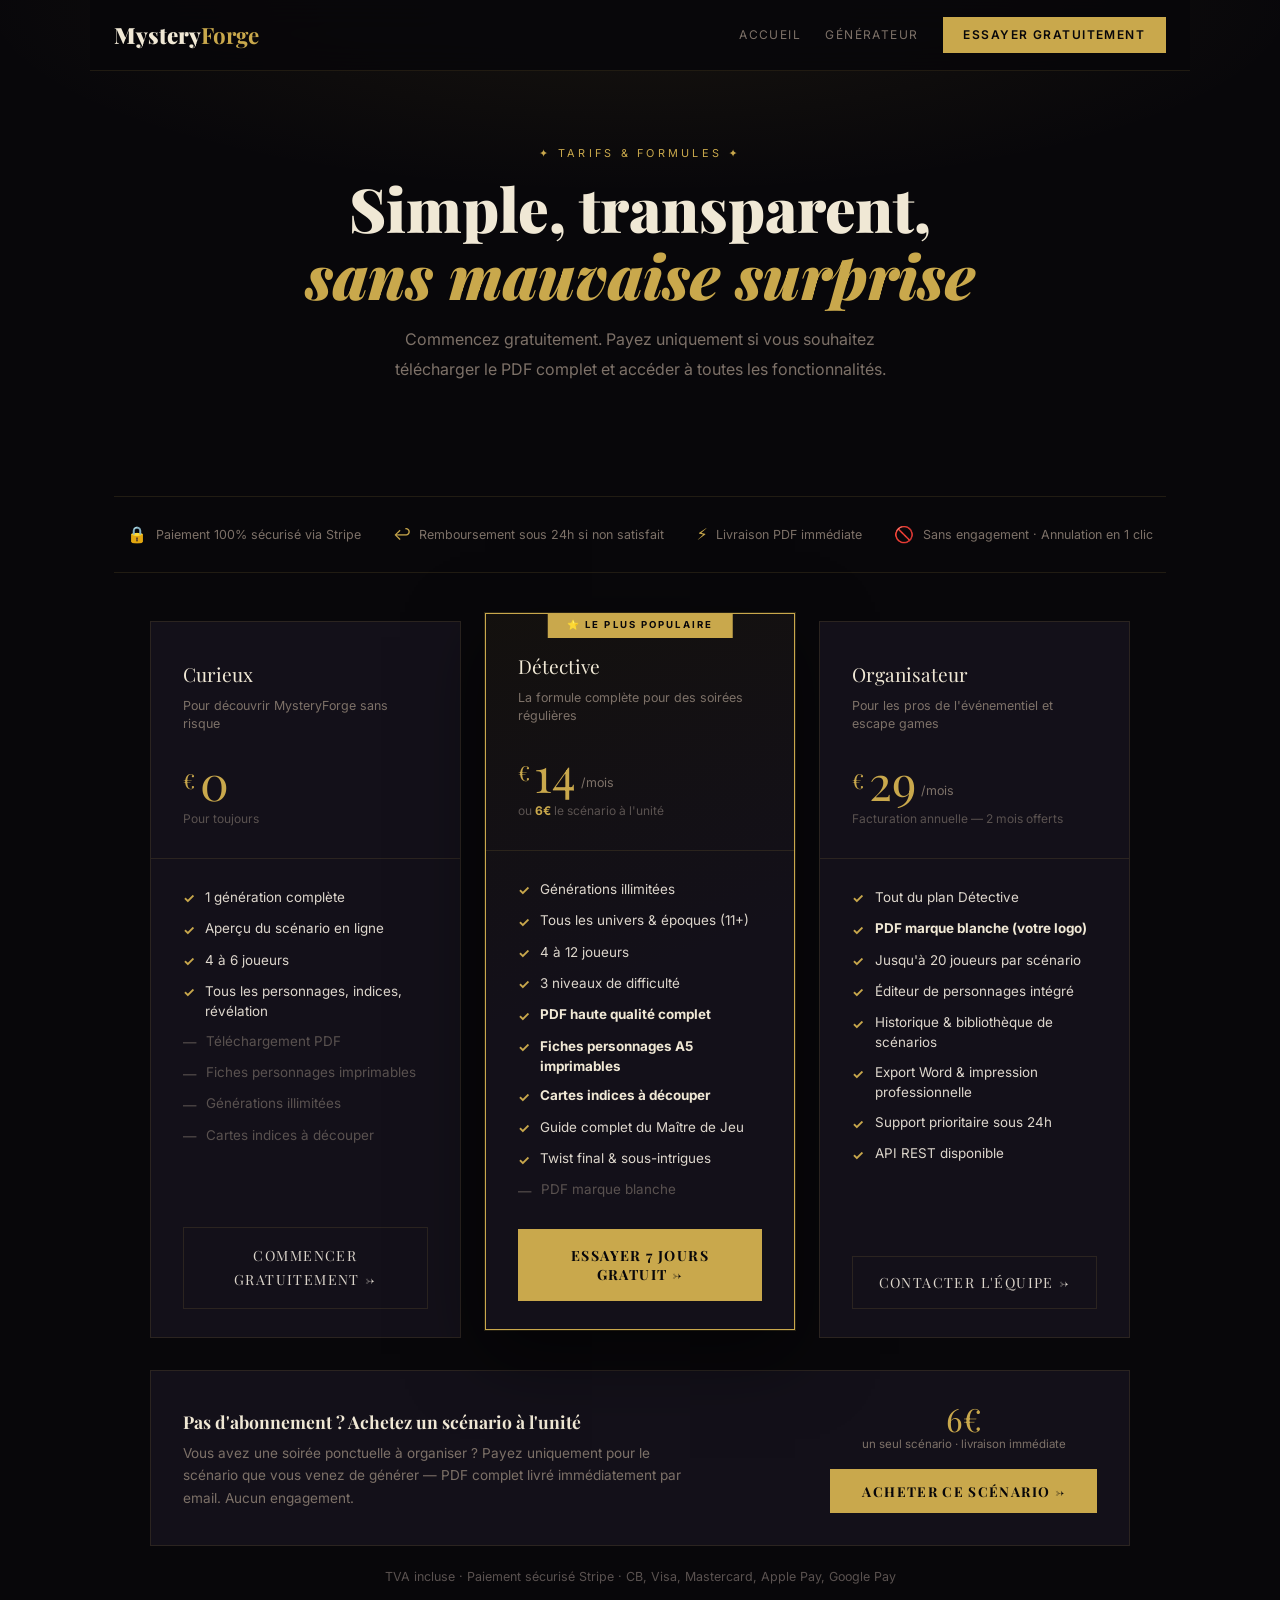
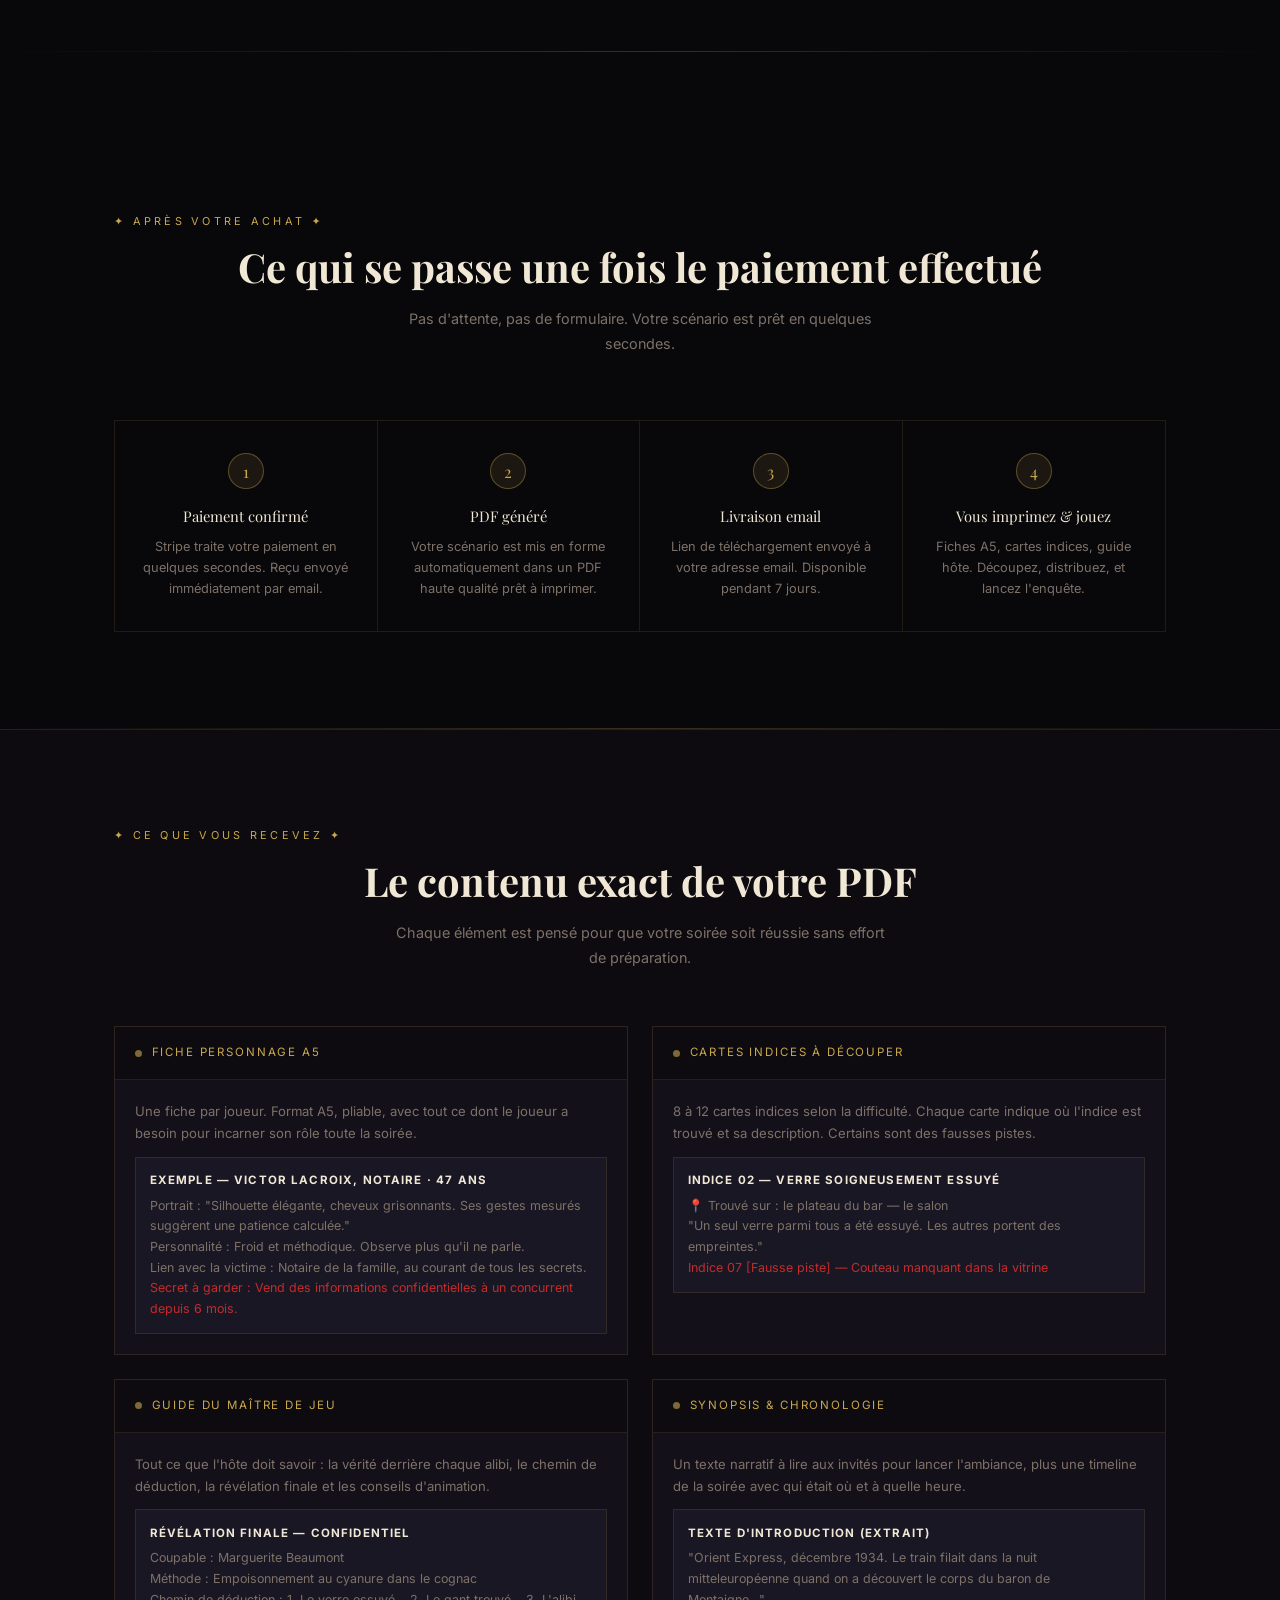
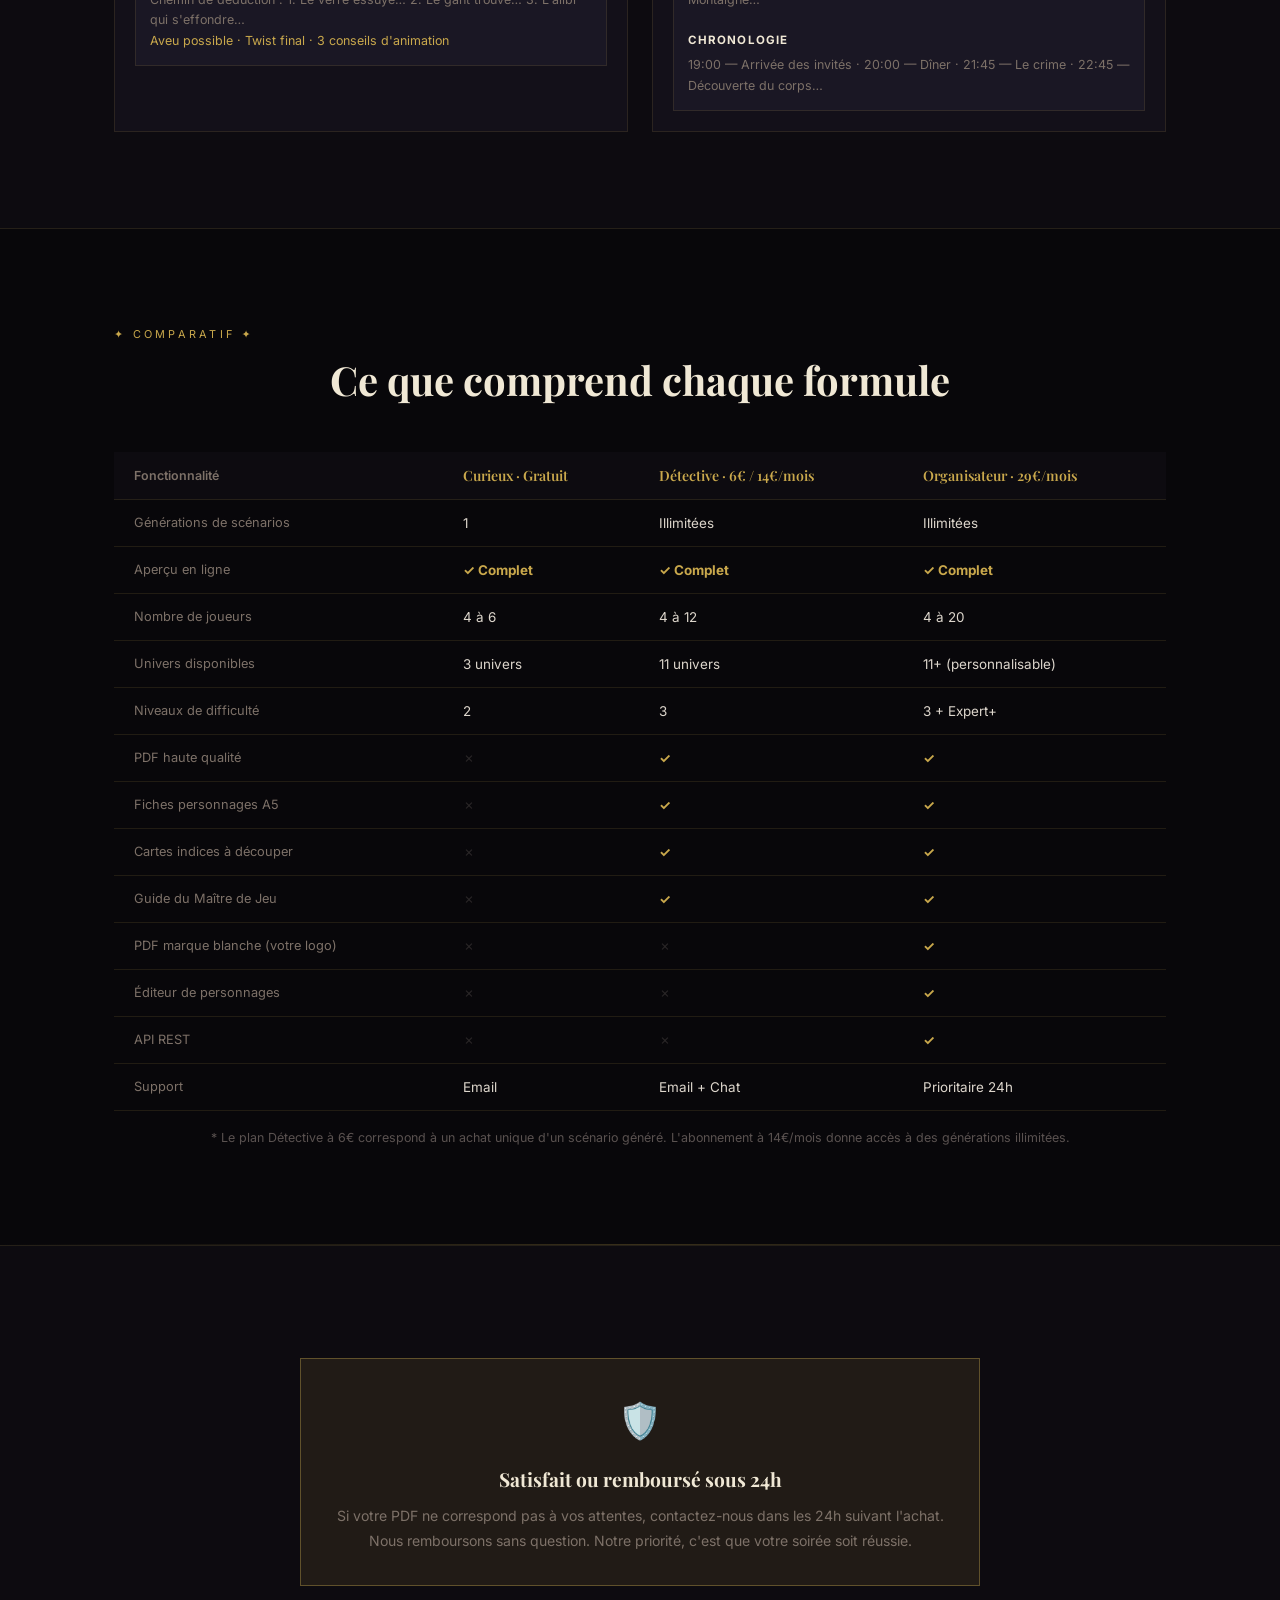
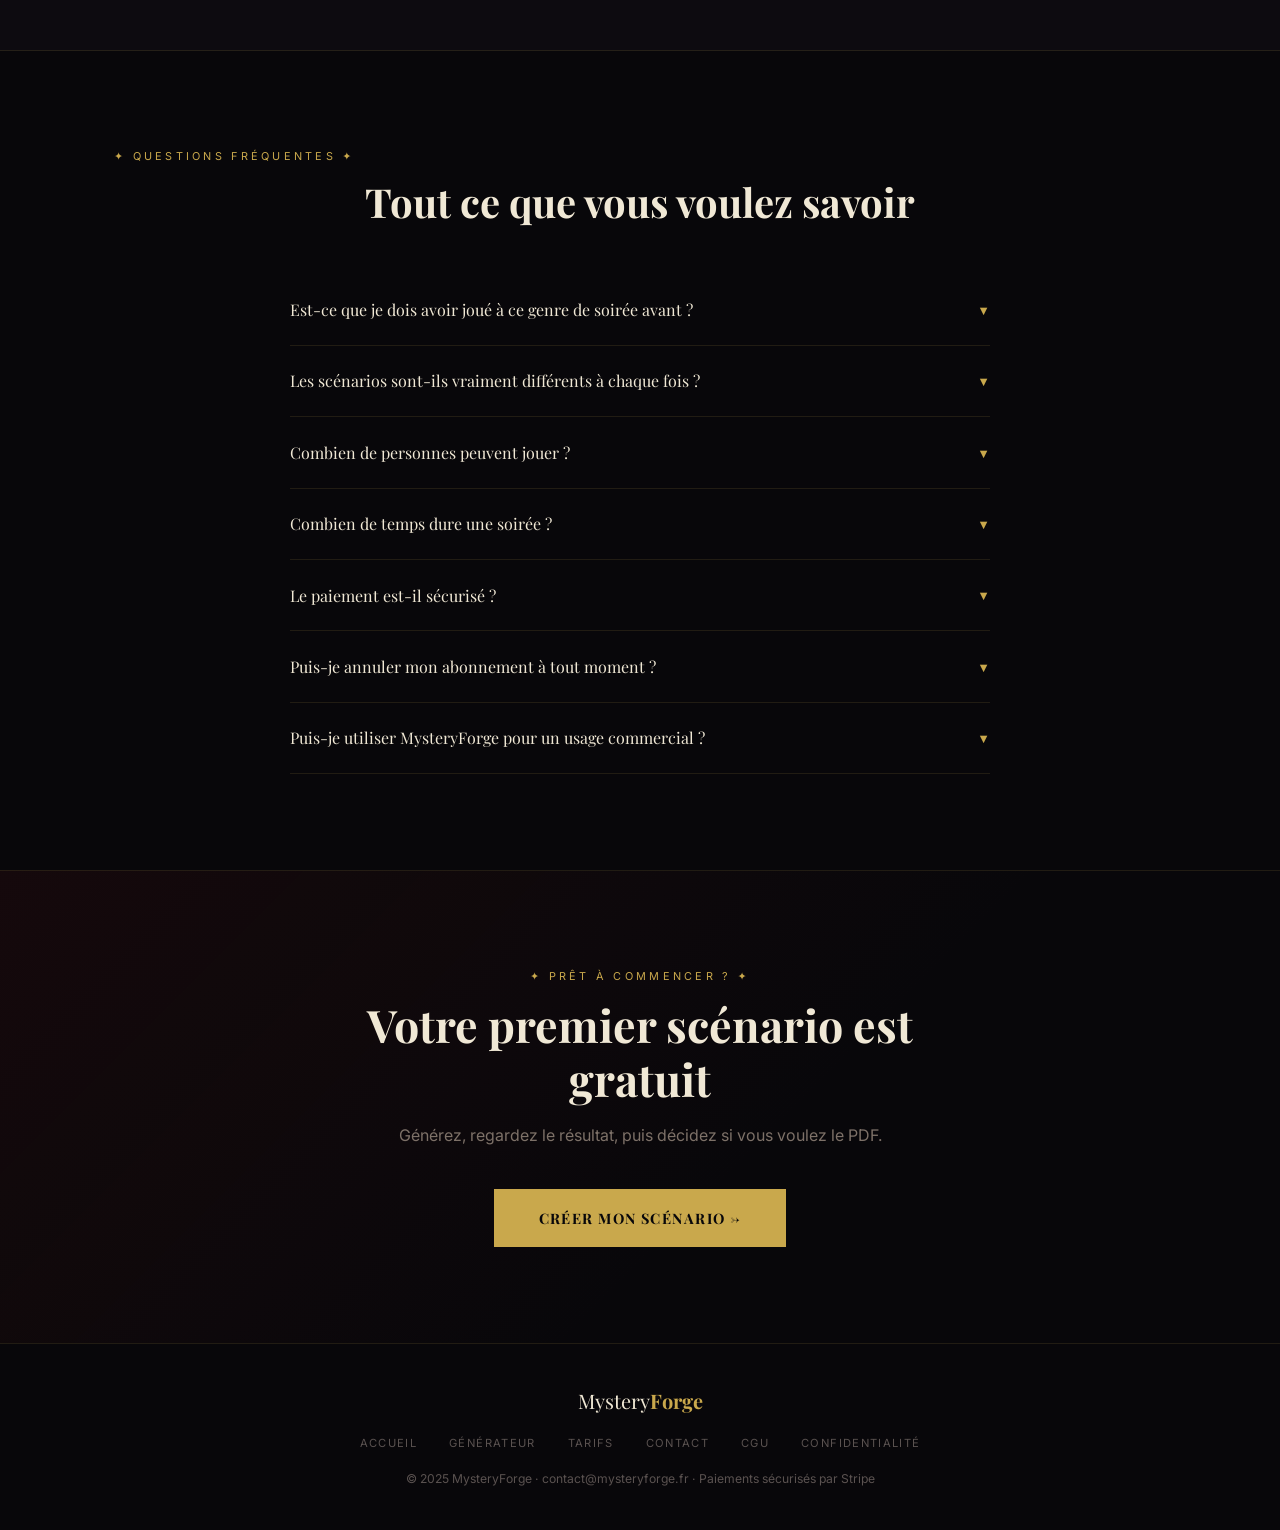
<file: pricing.html>
<!DOCTYPE html>
<html lang="fr">
<head>
<meta charset="UTF-8">
<meta name="viewport" content="width=device-width, initial-scale=1.0">
<title>Tarifs — MysteryForge</title>
<meta name="description" content="Choisissez votre formule MysteryForge. De la soirée gratuite à l'abonnement professionnel.">
<link rel="preconnect" href="https://fonts.googleapis.com">
<link rel="preconnect" href="https://fonts.gstatic.com" crossorigin>
<link href="https://fonts.googleapis.com/css2?family=Playfair+Display:ital,wght@0,600;0,700;0,900;1,600;1,700&family=Inter:wght@300;400;500;600&display=swap" rel="stylesheet">
<style>
*,*::before,*::after{box-sizing:border-box;margin:0;padding:0}
html{scroll-behavior:smooth}
:root{
  --noir:#08070a;--encre:#0d0b10;--s1:#131019;--s2:#1a1724;
  --or:#c9a84c;--or2:#e8d5a0;--or3:rgba(201,168,76,.1);
  --rouge:#8b1c1c;--rouge2:#c42b2b;--vert:#1a6b3c;
  --texte:#ddd6cc;--muted:#7d7168;--muted2:#5a5250;
  --b1:rgba(201,168,76,.13);--b2:rgba(201,168,76,.38);
  --serif:'Playfair Display',Georgia,serif;
  --sans:'Inter',system-ui,sans-serif;
}
body{background:var(--noir);color:var(--texte);font-family:var(--sans);line-height:1.7;overflow-x:hidden}
a{color:inherit;text-decoration:none}
.wrap{max-width:1100px;margin:0 auto;padding:0 1.5rem}
.narrow{max-width:700px;margin:0 auto;padding:0 1.5rem}

/* NAV */
#nav{position:fixed;top:0;left:0;right:0;z-index:200}
.nav-inner{max-width:1100px;margin:0 auto;padding:1rem 1.5rem;
  display:flex;justify-content:space-between;align-items:center;
  background:rgba(8,7,10,.92);backdrop-filter:blur(16px);border-bottom:1px solid var(--b1)}
.logo{font-family:var(--serif);font-size:1.4rem;font-weight:900;color:#f0e8d5}
.logo b{color:var(--or)}
.nav-r{display:flex;align-items:center;gap:1.5rem}
.nav-r a{font-size:.75rem;letter-spacing:.12em;text-transform:uppercase;color:var(--muted);transition:color .2s}
.nav-r a:hover{color:var(--or)}
.nav-btn{background:var(--or)!important;color:var(--noir)!important;padding:.5rem 1.3rem;font-weight:600}
.nav-btn:hover{background:var(--or2)!important}
.burger{display:none;background:none;border:none;color:var(--texte);font-size:1.3rem;cursor:pointer}

/* PAGE HEADER */
.page-hero{padding:9rem 1.5rem 5rem;text-align:center;position:relative;overflow:hidden}
.page-hero::before{content:'';position:absolute;inset:0;pointer-events:none;
  background:radial-gradient(ellipse 80% 60% at 50% 0%,rgba(201,168,76,.08) 0%,transparent 65%)}
.eyebrow{display:block;color:var(--or);font-size:.68rem;letter-spacing:.3em;text-transform:uppercase;margin-bottom:.8rem}
h1.ptitle{font-family:var(--serif);font-size:clamp(2.2rem,5vw,3.8rem);font-weight:900;color:#f0e8d5;line-height:1.1;margin-bottom:1rem}
h1.ptitle em{font-style:italic;color:var(--or)}
.psub{font-size:1rem;color:var(--muted);max-width:500px;margin:0 auto 2rem;line-height:1.85}
.stripe{height:1px;background:linear-gradient(to right,transparent,rgba(201,168,76,.25),transparent)}

/* TRUST BADGES */
.trust-bar{display:flex;gap:2rem;justify-content:center;flex-wrap:wrap;padding:1.5rem 0;
  border-top:1px solid var(--b1);border-bottom:1px solid var(--b1);margin-bottom:3rem}
.trust-item{display:flex;align-items:center;gap:.55rem;font-size:.78rem;color:var(--muted)}
.trust-item span{color:var(--or);font-size:1rem}

/* PLANS */
.plans-grid{display:grid;grid-template-columns:repeat(3,1fr);gap:1.5rem;max-width:980px;margin:0 auto}
.plan{background:var(--s1);border:1px solid var(--b1);display:flex;flex-direction:column;position:relative;transition:border-color .3s,transform .3s}
.plan:hover{border-color:var(--b2)}
.plan.featured{border-color:var(--or);background:linear-gradient(160deg,rgba(201,168,76,.06) 0%,var(--s1) 50%);
  transform:translateY(-8px);box-shadow:0 24px 70px rgba(0,0,0,.5),0 0 0 1px rgba(201,168,76,.2)}
.plan-badge{position:absolute;top:-1px;left:50%;transform:translateX(-50%);
  background:var(--or);color:var(--noir);font-size:.6rem;letter-spacing:.22em;
  text-transform:uppercase;padding:.25rem 1.2rem;font-weight:700;white-space:nowrap}
.plan-top{padding:2.2rem 2rem 1.75rem;border-bottom:1px solid var(--b1)}
.plan-name{font-family:var(--serif);font-size:1.2rem;color:#f0e8d5;margin-bottom:.4rem}
.plan-tagline{font-size:.78rem;color:var(--muted);line-height:1.5;margin-bottom:1.25rem;min-height:2.5rem}
.plan-price{display:flex;align-items:baseline;gap:.3rem;margin-bottom:.2rem}
.price-val{font-family:var(--serif);font-size:3rem;color:var(--or);line-height:1}
.price-cur{font-family:var(--serif);font-size:1.3rem;color:var(--or);align-self:flex-start;margin-top:.4rem}
.price-per{font-size:.78rem;color:var(--muted);align-self:flex-end;padding-bottom:.2rem}
.plan-alt{font-size:.75rem;color:var(--muted2);margin-top:.3rem;min-height:1.2rem}
.plan-body{padding:1.75rem 2rem;flex:1;display:flex;flex-direction:column}
.plan-features{list-style:none;flex:1;display:flex;flex-direction:column;gap:.6rem;margin-bottom:1.75rem}
.plan-features li{font-size:.84rem;color:var(--texte);display:flex;gap:.65rem;align-items:flex-start;line-height:1.5}
.plan-features li::before{content:'✓';color:var(--or);font-weight:700;flex-shrink:0;margin-top:.1rem}
.plan-features li.off{color:var(--muted2)}
.plan-features li.off::before{content:'—';color:var(--muted2);font-weight:400}
.plan-cta{width:100%;padding:1rem;font-family:var(--serif);font-size:.88rem;
  letter-spacing:.1em;text-transform:uppercase;cursor:pointer;transition:all .28s;
  border:1px solid var(--b1);background:transparent;color:var(--texte)}
.plan-cta:hover{border-color:var(--or);color:var(--or)}
.plan.featured .plan-cta{background:var(--or);border-color:var(--or);color:var(--noir);font-weight:700}
.plan.featured .plan-cta:hover{background:var(--or2)}
.plan-cta:disabled{opacity:.5;cursor:not-allowed}
.plan-loading{display:none;text-align:center;font-size:.8rem;color:var(--or);padding:.5rem}

/* ONE-SHOT BOX */
.oneshot-box{max-width:980px;margin:2rem auto 0;background:var(--s1);border:1px solid var(--b1);padding:2rem;
  display:flex;justify-content:space-between;align-items:center;gap:2rem;flex-wrap:wrap}
.ob-left h3{font-family:var(--serif);font-size:1.1rem;color:#f0e8d5;margin-bottom:.3rem}
.ob-left p{font-size:.85rem;color:var(--muted);max-width:500px;line-height:1.65}
.ob-right{text-align:center;flex-shrink:0}
.ob-price{font-family:var(--serif);font-size:2rem;color:var(--or);line-height:1;display:block}
.ob-sub{font-size:.72rem;color:var(--muted);display:block;margin-bottom:.9rem}
.btn-oneshot{background:var(--or);color:var(--noir);border:none;padding:.8rem 2rem;
  font-family:var(--serif);font-size:.85rem;font-weight:700;letter-spacing:.1em;
  text-transform:uppercase;cursor:pointer;transition:all .25s;white-space:nowrap}
.btn-oneshot:hover{background:var(--or2);transform:translateY(-1px)}

/* WHAT HAPPENS AFTER PAYMENT */
.journey{display:grid;grid-template-columns:repeat(4,1fr);gap:0;margin-top:4rem;
  border:1px solid var(--b1)}
.journey-step{padding:2rem 1.5rem;border-right:1px solid var(--b1);text-align:center}
.journey-step:last-child{border-right:none}
.js-n{width:36px;height:36px;border-radius:50%;background:var(--or3);border:1px solid var(--b2);
  display:flex;align-items:center;justify-content:center;font-family:var(--serif);
  font-size:1rem;color:var(--or);margin:0 auto .9rem}
.js-title{font-family:var(--serif);font-size:.92rem;color:#f0e8d5;margin-bottom:.45rem}
.js-desc{font-size:.8rem;color:var(--muted);line-height:1.65}

/* SECTION */
.section{padding:6rem 0}
.section-dark{background:var(--encre);border-top:1px solid var(--b1);border-bottom:1px solid var(--b1)}
.stitle{font-family:var(--serif);font-size:clamp(1.7rem,3.5vw,2.5rem);color:#f0e8d5;text-align:center;margin-bottom:1rem;line-height:1.2}

/* COMPARE TABLE */
.tbl-wrap{overflow-x:auto;margin-top:3rem}
table{width:100%;border-collapse:collapse}
th,td{padding:.85rem 1.25rem;border-bottom:1px solid var(--b1);font-size:.84rem;text-align:left;line-height:1.4}
thead th{color:var(--or);font-family:var(--serif);font-weight:600;font-size:.88rem;background:var(--encre)}
thead th:first-child{color:var(--muted);font-size:.78rem;font-family:var(--sans)}
td:first-child{color:var(--muted);font-size:.8rem}
tr:hover td{background:rgba(255,255,255,.012)}
.yes{color:var(--or);font-weight:700}
.no{color:var(--muted2);opacity:.4}
.tbl-note{font-size:.78rem;color:var(--muted2);margin-top:1rem;text-align:center}

/* SCREENSHOT / DELIVERABLE PREVIEWS */
.deliverables{display:grid;grid-template-columns:repeat(2,1fr);gap:1.5rem;margin-top:3.5rem}
.deliverable{background:var(--s1);border:1px solid var(--b1);overflow:hidden}
.del-header{background:var(--encre);border-bottom:1px solid var(--b1);padding:1rem 1.25rem;
  display:flex;align-items:center;gap:.6rem}
.del-dot{width:7px;height:7px;border-radius:50%;background:var(--or);opacity:.6}
.del-name{font-size:.72rem;letter-spacing:.16em;text-transform:uppercase;color:var(--or)}
.del-body{padding:1.25rem}
.del-body p{font-size:.82rem;color:var(--muted);line-height:1.7;margin-bottom:.75rem}
.del-preview{background:var(--s2);border:1px solid var(--b1);padding:.85rem;font-size:.78rem;color:var(--muted);line-height:1.65}
.del-preview strong{color:#f0e8d5;font-size:.72rem;text-transform:uppercase;letter-spacing:.1em;display:block;margin-bottom:.35rem}

/* FAQ */
.faq-list{display:flex;flex-direction:column;max-width:700px;margin:3rem auto 0}
.fq{border-bottom:1px solid var(--b1)}
.fq-q{display:flex;justify-content:space-between;align-items:center;gap:1rem;
  padding:1.35rem 0;cursor:pointer;font-family:var(--serif);font-size:1rem;color:#f0e8d5;transition:color .2s}
.fq-q:hover{color:var(--or)}
.fq-arr{color:var(--or);font-size:.8rem;transition:transform .25s;flex-shrink:0}
.fq-a{display:none;padding:0 0 1.35rem;font-size:.88rem;color:var(--muted);line-height:1.88}
.fq.open .fq-a{display:block}
.fq.open .fq-arr{transform:rotate(180deg)}

/* GARANTIE */
.garantie{background:var(--or3);border:1px solid var(--b2);padding:2rem;text-align:center;max-width:680px;margin:3rem auto 0}
.garantie h3{font-family:var(--serif);font-size:1.2rem;color:#f0e8d5;margin-bottom:.5rem}
.garantie p{font-size:.88rem;color:var(--muted);line-height:1.75}

/* CTA */
.cta-band{padding:6rem 0;text-align:center;background:linear-gradient(135deg,rgba(139,28,28,.1) 0%,transparent 60%);border-top:1px solid var(--b1)}
.btn-lg{display:inline-block;background:var(--or);color:var(--noir);padding:1.05rem 2.8rem;
  font-family:var(--serif);font-size:.9rem;font-weight:700;letter-spacing:.1em;text-transform:uppercase;
  cursor:pointer;transition:all .25s;border:none}
.btn-lg:hover{background:var(--or2);transform:translateY(-2px)}

/* FOOTER */
footer{border-top:1px solid var(--b1);padding:2.5rem 0;text-align:center}
.f-logo{font-family:var(--serif);font-size:1.25rem;color:#f0e8d5;display:block;margin-bottom:1rem}
.f-logo b{color:var(--or)}
.f-links{display:flex;gap:2rem;justify-content:center;flex-wrap:wrap;margin-bottom:1rem}
.f-links a{font-size:.7rem;letter-spacing:.12em;text-transform:uppercase;color:var(--muted2);transition:color .2s}
.f-links a:hover{color:var(--or)}
.f-copy{font-size:.76rem;color:var(--muted2)}

/* STRIPE LOADING OVERLAY */
.stripe-overlay{display:none;position:fixed;inset:0;background:rgba(8,7,10,.9);
  z-index:1000;justify-content:center;align-items:center;flex-direction:column;gap:1.2rem}
.stripe-overlay.active{display:flex}
.s-spinner{width:44px;height:44px;border:2px solid rgba(201,168,76,.15);border-top-color:var(--or);
  border-radius:50%;animation:spin .85s linear infinite}
.s-txt{font-family:var(--serif);font-size:1.1rem;color:var(--or)}
.s-sub{font-size:.82rem;color:var(--muted)}

@keyframes spin{to{transform:rotate(360deg)}}
@keyframes up{from{opacity:0;transform:translateY(18px)}to{opacity:1;transform:translateY(0)}}
.reveal{opacity:0;transform:translateY(16px);transition:opacity .5s ease,transform .5s ease}
.reveal.visible{opacity:1;transform:none}

@media(max-width:860px){
  .plans-grid{grid-template-columns:1fr;max-width:480px}
  .plan.featured{transform:none}
  .journey{grid-template-columns:1fr 1fr}
  .journey-step{border-bottom:1px solid var(--b1)}
  .journey-step:nth-child(2n){border-right:none}
  .deliverables{grid-template-columns:1fr}
  .oneshot-box{flex-direction:column;text-align:center}
  .ob-right{width:100%}
  .burger{display:block}
}
@media(max-width:600px){
  .journey{grid-template-columns:1fr}
  .journey-step{border-right:none}
  h1.ptitle{font-size:2.2rem}
}
</style>
</head>
<body>

<!-- STRIPE LOADING OVERLAY -->
<div class="stripe-overlay" id="stripe-overlay">
  <div class="s-spinner"></div>
  <p class="s-txt">Redirection vers le paiement sécurisé…</p>
  <p class="s-sub">Powered by Stripe · Connexion chiffrée SSL</p>
</div>

<!-- NAV -->
<div id="nav">
  <div class="nav-inner">
    <a href="index.html" class="logo">Mystery<b>Forge</b></a>
    <div class="nav-r">
      <a href="index.html">Accueil</a>
      <a href="generator.html">Générateur</a>
      <a href="generator.html" class="nav-btn">Essayer gratuitement</a>
    </div>
    <button class="burger" id="burger">☰</button>
  </div>
</div>

<!-- PAGE HERO -->
<div class="page-hero">
  <span class="eyebrow">✦ Tarifs & Formules ✦</span>
  <h1 class="ptitle">Simple, transparent,<br><em>sans mauvaise surprise</em></h1>
  <p class="psub">Commencez gratuitement. Payez uniquement si vous souhaitez télécharger le PDF complet et accéder à toutes les fonctionnalités.</p>
</div>

<div class="wrap">
  <!-- TRUST -->
  <div class="trust-bar reveal">
    <div class="trust-item"><span>🔒</span> Paiement 100% sécurisé via Stripe</div>
    <div class="trust-item"><span>↩</span> Remboursement sous 24h si non satisfait</div>
    <div class="trust-item"><span>⚡</span> Livraison PDF immédiate</div>
    <div class="trust-item"><span>🚫</span> Sans engagement · Annulation en 1 clic</div>
  </div>

  <!-- PLANS -->
  <div class="plans-grid reveal">

    <!-- GRATUIT -->
    <div class="plan">
      <div class="plan-top">
        <div class="plan-name">Curieux</div>
        <div class="plan-tagline">Pour découvrir MysteryForge sans risque</div>
        <div class="plan-price">
          <span class="price-cur">€</span>
          <span class="price-val">0</span>
        </div>
        <div class="plan-alt">Pour toujours</div>
      </div>
      <div class="plan-body">
        <ul class="plan-features">
          <li>1 génération complète</li>
          <li>Aperçu du scénario en ligne</li>
          <li>4 à 6 joueurs</li>
          <li>Tous les personnages, indices, révélation</li>
          <li class="off">Téléchargement PDF</li>
          <li class="off">Fiches personnages imprimables</li>
          <li class="off">Générations illimitées</li>
          <li class="off">Cartes indices à découper</li>
        </ul>
        <a href="generator.html" class="plan-cta" style="text-align:center;display:block">Commencer gratuitement →</a>
      </div>
    </div>

    <!-- DÉTECTIVE (featured) -->
    <div class="plan featured">
      <div class="plan-badge">⭐ Le plus populaire</div>
      <div class="plan-top">
        <div class="plan-name">Détective</div>
        <div class="plan-tagline">La formule complète pour des soirées régulières</div>
        <div class="plan-price">
          <span class="price-cur">€</span>
          <span class="price-val">14</span>
          <span class="price-per">/mois</span>
        </div>
        <div class="plan-alt">ou <strong style="color:var(--or)">6€</strong> le scénario à l'unité</div>
      </div>
      <div class="plan-body">
        <ul class="plan-features">
          <li>Générations illimitées</li>
          <li>Tous les univers & époques (11+)</li>
          <li>4 à 12 joueurs</li>
          <li>3 niveaux de difficulté</li>
          <li><strong style="color:#f0e8d5">PDF haute qualité complet</strong></li>
          <li><strong style="color:#f0e8d5">Fiches personnages A5 imprimables</strong></li>
          <li><strong style="color:#f0e8d5">Cartes indices à découper</strong></li>
          <li>Guide complet du Maître de Jeu</li>
          <li>Twist final & sous-intrigues</li>
          <li class="off">PDF marque blanche</li>
        </ul>
        <button class="plan-cta" id="btn-monthly" onclick="startPayment('monthly')">Essayer 7 jours gratuit →</button>
        <div class="plan-loading" id="loading-monthly">Connexion à Stripe…</div>
      </div>
    </div>

    <!-- ORGANISATEUR -->
    <div class="plan">
      <div class="plan-top">
        <div class="plan-name">Organisateur</div>
        <div class="plan-tagline">Pour les pros de l'événementiel et escape games</div>
        <div class="plan-price">
          <span class="price-cur">€</span>
          <span class="price-val">29</span>
          <span class="price-per">/mois</span>
        </div>
        <div class="plan-alt">Facturation annuelle — 2 mois offerts</div>
      </div>
      <div class="plan-body">
        <ul class="plan-features">
          <li>Tout du plan Détective</li>
          <li><strong style="color:#f0e8d5">PDF marque blanche (votre logo)</strong></li>
          <li>Jusqu'à 20 joueurs par scénario</li>
          <li>Éditeur de personnages intégré</li>
          <li>Historique & bibliothèque de scénarios</li>
          <li>Export Word & impression professionnelle</li>
          <li>Support prioritaire sous 24h</li>
          <li>API REST disponible</li>
        </ul>
        <button class="plan-cta" id="btn-pro" onclick="startPayment('pro')">Contacter l'équipe →</button>
        <div class="plan-loading" id="loading-pro">Connexion…</div>
      </div>
    </div>

  </div>

  <!-- ONE-SHOT -->
  <div class="oneshot-box reveal">
    <div class="ob-left">
      <h3>Pas d'abonnement ? Achetez un scénario à l'unité</h3>
      <p>Vous avez une soirée ponctuelle à organiser ? Payez uniquement pour le scénario que vous venez de générer — PDF complet livré immédiatement par email. Aucun engagement.</p>
    </div>
    <div class="ob-right">
      <span class="ob-price">6€</span>
      <span class="ob-sub">un seul scénario · livraison immédiate</span>
      <button class="btn-oneshot" id="btn-oneshot" onclick="startPayment('oneshot')">Acheter ce scénario →</button>
    </div>
  </div>

  <p style="text-align:center;margin-top:1.25rem;font-size:.78rem;color:var(--muted2)">
    TVA incluse · Paiement sécurisé Stripe · CB, Visa, Mastercard, Apple Pay, Google Pay
  </p>
</div>

<div class="stripe" style="margin:4rem 0"></div>

<!-- CE QUI ARRIVE APRÈS LE PAIEMENT -->
<section class="section">
  <div class="wrap">
    <span class="eyebrow">✦ Après votre achat ✦</span>
    <h2 class="stitle">Ce qui se passe une fois le paiement effectué</h2>
    <p style="text-align:center;font-size:.9rem;color:var(--muted);max-width:500px;margin:0 auto 0">Pas d'attente, pas de formulaire. Votre scénario est prêt en quelques secondes.</p>
    <div class="journey reveal">
      <div class="journey-step">
        <div class="js-n">1</div>
        <div class="js-title">Paiement confirmé</div>
        <div class="js-desc">Stripe traite votre paiement en quelques secondes. Reçu envoyé immédiatement par email.</div>
      </div>
      <div class="journey-step">
        <div class="js-n">2</div>
        <div class="js-title">PDF généré</div>
        <div class="js-desc">Votre scénario est mis en forme automatiquement dans un PDF haute qualité prêt à imprimer.</div>
      </div>
      <div class="journey-step">
        <div class="js-n">3</div>
        <div class="js-title">Livraison email</div>
        <div class="js-desc">Lien de téléchargement envoyé à votre adresse email. Disponible pendant 7 jours.</div>
      </div>
      <div class="journey-step">
        <div class="js-n">4</div>
        <div class="js-title">Vous imprimez & jouez</div>
        <div class="js-desc">Fiches A5, cartes indices, guide hôte. Découpez, distribuez, et lancez l'enquête.</div>
      </div>
    </div>
  </div>
</section>

<div class="stripe"></div>

<!-- LES LIVRABLES EN DÉTAIL -->
<section class="section section-dark">
  <div class="wrap">
    <span class="eyebrow">✦ Ce que vous recevez ✦</span>
    <h2 class="stitle">Le contenu exact de votre PDF</h2>
    <p style="text-align:center;font-size:.9rem;color:var(--muted);max-width:500px;margin:.5rem auto 0">Chaque élément est pensé pour que votre soirée soit réussie sans effort de préparation.</p>
    <div class="deliverables reveal">
      <div class="deliverable">
        <div class="del-header"><div class="del-dot"></div><span class="del-name">Fiche personnage A5</span></div>
        <div class="del-body">
          <p>Une fiche par joueur. Format A5, pliable, avec tout ce dont le joueur a besoin pour incarner son rôle toute la soirée.</p>
          <div class="del-preview">
            <strong>Exemple — Victor Lacroix, Notaire · 47 ans</strong>
            Portrait : "Silhouette élégante, cheveux grisonnants. Ses gestes mesurés suggèrent une patience calculée."<br>
            Personnalité : Froid et méthodique. Observe plus qu'il ne parle.<br>
            Lien avec la victime : Notaire de la famille, au courant de tous les secrets.<br>
            <span style="color:var(--rouge2)">Secret à garder : Vend des informations confidentielles à un concurrent depuis 6 mois.</span>
          </div>
        </div>
      </div>
      <div class="deliverable">
        <div class="del-header"><div class="del-dot"></div><span class="del-name">Cartes indices à découper</span></div>
        <div class="del-body">
          <p>8 à 12 cartes indices selon la difficulté. Chaque carte indique où l'indice est trouvé et sa description. Certains sont des fausses pistes.</p>
          <div class="del-preview">
            <strong>Indice 02 — Verre soigneusement essuyé</strong>
            📍 Trouvé sur : le plateau du bar — le salon<br>
            "Un seul verre parmi tous a été essuyé. Les autres portent des empreintes."<br>
            <span style="color:var(--rouge2)">Indice 07 [Fausse piste] — Couteau manquant dans la vitrine</span>
          </div>
        </div>
      </div>
      <div class="deliverable">
        <div class="del-header"><div class="del-dot"></div><span class="del-name">Guide du Maître de Jeu</span></div>
        <div class="del-body">
          <p>Tout ce que l'hôte doit savoir : la vérité derrière chaque alibi, le chemin de déduction, la révélation finale et les conseils d'animation.</p>
          <div class="del-preview">
            <strong>Révélation finale — confidentiel</strong>
            Coupable : Marguerite Beaumont<br>
            Méthode : Empoisonnement au cyanure dans le cognac<br>
            Chemin de déduction : 1. Le verre essuyé… 2. Le gant trouvé… 3. L'alibi qui s'effondre…<br>
            <span style="color:var(--or)">Aveu possible · Twist final · 3 conseils d'animation</span>
          </div>
        </div>
      </div>
      <div class="deliverable">
        <div class="del-header"><div class="del-dot"></div><span class="del-name">Synopsis & Chronologie</span></div>
        <div class="del-body">
          <p>Un texte narratif à lire aux invités pour lancer l'ambiance, plus une timeline de la soirée avec qui était où et à quelle heure.</p>
          <div class="del-preview">
            <strong>Texte d'introduction (extrait)</strong>
            "Orient Express, décembre 1934. Le train filait dans la nuit mitteleuropéenne quand on a découvert le corps du baron de Montaigne…"<br>
            <br>
            <strong>Chronologie</strong>
            19:00 — Arrivée des invités · 20:00 — Dîner · 21:45 — Le crime · 22:45 — Découverte du corps…
          </div>
        </div>
      </div>
    </div>
  </div>
</section>

<!-- COMPARATIF -->
<section class="section">
  <div class="wrap">
    <span class="eyebrow">✦ Comparatif ✦</span>
    <h2 class="stitle">Ce que comprend chaque formule</h2>
    <div class="tbl-wrap reveal">
      <table>
        <thead>
          <tr>
            <th>Fonctionnalité</th>
            <th>Curieux · Gratuit</th>
            <th>Détective · 6€ / 14€/mois</th>
            <th>Organisateur · 29€/mois</th>
          </tr>
        </thead>
        <tbody>
          <tr><td>Générations de scénarios</td><td>1</td><td>Illimitées</td><td>Illimitées</td></tr>
          <tr><td>Aperçu en ligne</td><td><span class="yes">✓ Complet</span></td><td><span class="yes">✓ Complet</span></td><td><span class="yes">✓ Complet</span></td></tr>
          <tr><td>Nombre de joueurs</td><td>4 à 6</td><td>4 à 12</td><td>4 à 20</td></tr>
          <tr><td>Univers disponibles</td><td>3 univers</td><td>11 univers</td><td>11+ (personnalisable)</td></tr>
          <tr><td>Niveaux de difficulté</td><td>2</td><td>3</td><td>3 + Expert+</td></tr>
          <tr><td>PDF haute qualité</td><td><span class="no">✗</span></td><td><span class="yes">✓</span></td><td><span class="yes">✓</span></td></tr>
          <tr><td>Fiches personnages A5</td><td><span class="no">✗</span></td><td><span class="yes">✓</span></td><td><span class="yes">✓</span></td></tr>
          <tr><td>Cartes indices à découper</td><td><span class="no">✗</span></td><td><span class="yes">✓</span></td><td><span class="yes">✓</span></td></tr>
          <tr><td>Guide du Maître de Jeu</td><td><span class="no">✗</span></td><td><span class="yes">✓</span></td><td><span class="yes">✓</span></td></tr>
          <tr><td>PDF marque blanche (votre logo)</td><td><span class="no">✗</span></td><td><span class="no">✗</span></td><td><span class="yes">✓</span></td></tr>
          <tr><td>Éditeur de personnages</td><td><span class="no">✗</span></td><td><span class="no">✗</span></td><td><span class="yes">✓</span></td></tr>
          <tr><td>API REST</td><td><span class="no">✗</span></td><td><span class="no">✗</span></td><td><span class="yes">✓</span></td></tr>
          <tr><td>Support</td><td>Email</td><td>Email + Chat</td><td>Prioritaire 24h</td></tr>
        </tbody>
      </table>
    </div>
    <p class="tbl-note">* Le plan Détective à 6€ correspond à un achat unique d'un scénario généré. L'abonnement à 14€/mois donne accès à des générations illimitées.</p>
  </div>
</section>

<div class="stripe"></div>

<!-- GARANTIE -->
<section class="section section-dark" style="padding:4rem 0">
  <div class="wrap">
    <div class="garantie reveal">
      <div style="font-size:2.2rem;margin-bottom:.75rem">🛡️</div>
      <h3>Satisfait ou remboursé sous 24h</h3>
      <p>Si votre PDF ne correspond pas à vos attentes, contactez-nous dans les 24h suivant l'achat. Nous remboursons sans question. Notre priorité, c'est que votre soirée soit réussie.</p>
    </div>
  </div>
</section>

<!-- FAQ -->
<section class="section">
  <div class="wrap">
    <span class="eyebrow">✦ Questions fréquentes ✦</span>
    <h2 class="stitle">Tout ce que vous voulez savoir</h2>
    <div class="faq-list reveal">
      <div class="fq">
        <div class="fq-q" onclick="toggleFaq(this)">Est-ce que je dois avoir joué à ce genre de soirée avant ? <span class="fq-arr">▼</span></div>
        <div class="fq-a">Non. MysteryForge est conçu pour des débutants complets. Le guide de l'hôte explique tout étape par étape, et les fiches personnages donnent à chaque joueur tout ce dont il a besoin. Si vos invités savent poser des questions et garder un secret, c'est suffisant.</div>
      </div>
      <div class="fq">
        <div class="fq-q" onclick="toggleFaq(this)">Les scénarios sont-ils vraiment différents à chaque fois ? <span class="fq-arr">▼</span></div>
        <div class="fq-a">Oui. Notre moteur combine des milliers de variables — prénoms, personnalités, mobiles, méthodes de meurtre, emplacements d'indices, alibis. Même en choisissant les mêmes paramètres, vous obtiendrez un scénario différent à chaque génération. Il n'y a aucune base de données fixe de scénarios.</div>
      </div>
      <div class="fq">
        <div class="fq-q" onclick="toggleFaq(this)">Combien de personnes peuvent jouer ? <span class="fq-arr">▼</span></div>
        <div class="fq-a">Le plan gratuit supporte 4 à 6 joueurs. Les plans payants supportent 4 à 12 joueurs (Détective) ou 4 à 20 joueurs (Organisateur). Le scénario génère exactement le bon nombre de personnages selon votre configuration — ni plus, ni moins.</div>
      </div>
      <div class="fq">
        <div class="fq-q" onclick="toggleFaq(this)">Combien de temps dure une soirée ? <span class="fq-arr">▼</span></div>
        <div class="fq-a">Vous choisissez la durée lors de la configuration : 2h (format rapide, idéal pour une première fois), 3h (format standard, le plus joué), ou 4h+ (soirée complète avec de nombreuses sous-intrigues). Le scénario est adapté en conséquence.</div>
      </div>
      <div class="fq">
        <div class="fq-q" onclick="toggleFaq(this)">Le paiement est-il sécurisé ? <span class="fq-arr">▼</span></div>
        <div class="fq-a">Oui. Tous les paiements sont traités par Stripe, le leader mondial du paiement en ligne. MysteryForge ne voit jamais vos coordonnées bancaires. Connexion SSL, conformité PCI-DSS, Apple Pay et Google Pay acceptés.</div>
      </div>
      <div class="fq">
        <div class="fq-q" onclick="toggleFaq(this)">Puis-je annuler mon abonnement à tout moment ? <span class="fq-arr">▼</span></div>
        <div class="fq-a">Oui, depuis votre espace client, en un clic, sans préavis. Vous conservez l'accès jusqu'à la fin de la période déjà payée. Aucune pénalité, aucun engagement.</div>
      </div>
      <div class="fq">
        <div class="fq-q" onclick="toggleFaq(this)">Puis-je utiliser MysteryForge pour un usage commercial ? <span class="fq-arr">▼</span></div>
        <div class="fq-a">Le plan Organisateur est fait pour ça. Il inclut l'export marque blanche (PDF avec votre logo), une API REST pour intégrer le générateur à votre propre site, et un support dédié. Contactez-nous à contact@mysteryforge.fr pour un devis personnalisé.</div>
      </div>
    </div>
  </div>
</section>

<!-- CTA FINAL -->
<section class="cta-band">
  <div class="narrow" style="text-align:center">
    <span class="eyebrow">✦ Prêt à commencer ? ✦</span>
    <h2 style="font-family:var(--serif);font-size:clamp(1.8rem,4vw,2.8rem);color:#f0e8d5;margin:.7rem 0 1rem;line-height:1.2">Votre premier scénario est gratuit</h2>
    <p style="color:var(--muted);margin-bottom:2.5rem">Générez, regardez le résultat, puis décidez si vous voulez le PDF.</p>
    <a href="generator.html" class="btn-lg">Créer mon scénario →</a>
  </div>
</section>

<!-- FOOTER -->
<footer>
  <div class="wrap">
    <a href="index.html" class="f-logo">Mystery<b>Forge</b></a>
    <div class="f-links">
      <a href="index.html">Accueil</a>
      <a href="generator.html">Générateur</a>
      <a href="pricing.html">Tarifs</a>
      <a href="mailto:contact@mysteryforge.fr">Contact</a>
      <a href="#">CGU</a>
      <a href="#">Confidentialité</a>
    </div>
    <p class="f-copy">© 2025 MysteryForge · contact@mysteryforge.fr · Paiements sécurisés par Stripe</p>
  </div>
</footer>

<!-- STRIPE.JS -->
<script src="https://js.stripe.com/v3/"></script>
<script>
/* ================================================================
   CONFIGURATION STRIPE
   ----------------------------------------------------------------
   Pour activer les paiements :
   1. Créez un compte Stripe sur stripe.com
   2. Remplacez VOTRE_CLE_PUBLIQUE_STRIPE par votre clé publique
      (commence par pk_live_ en production, pk_test_ en test)
   3. Dans votre dashboard Stripe, créez vos produits et copiez
      les Price IDs dans les variables ci-dessous
   4. Créez une Serverless Function (Netlify/Vercel) pour créer
      les sessions de checkout (voir README.md)
   ================================================================ */
const STRIPE_KEY    = 'pk_test_VOTRE_CLE_PUBLIQUE_STRIPE';
const PRICE_MONTHLY = 'price_VOTRE_ID_ABONNEMENT_MENSUEL';  // 14€/mois
const PRICE_PRO     = 'price_VOTRE_ID_ABONNEMENT_PRO';      // 29€/mois
const PRICE_ONESHOT = 'price_VOTRE_ID_ACHAT_UNITAIRE';      // 6€ one-time

// Pour l'instant, affiche une modal de configuration
const STRIPE_CONFIGURED = STRIPE_KEY !== 'pk_test_VOTRE_CLE_PUBLIQUE_STRIPE';

async function startPayment(plan) {
  if (!STRIPE_CONFIGURED) {
    showConfigModal(plan);
    return;
  }

  const overlay = document.getElementById('stripe-overlay');
  overlay.classList.add('active');

  try {
    const stripe = Stripe(STRIPE_KEY);
    const priceId = plan === 'monthly' ? PRICE_MONTHLY
                  : plan === 'pro'     ? PRICE_PRO
                  : PRICE_ONESHOT;
    const mode = plan === 'oneshot' ? 'payment' : 'subscription';

    // Appel à votre backend pour créer la session
    const resp = await fetch('/api/create-checkout', {
      method: 'POST',
      headers: {'Content-Type':'application/json'},
      body: JSON.stringify({priceId, mode})
    });
    const {sessionId} = await resp.json();
    await stripe.redirectToCheckout({sessionId});
  } catch(err) {
    overlay.classList.remove('active');
    alert('Erreur lors de la connexion au paiement. Veuillez réessayer ou contacter contact@mysteryforge.fr');
    console.error(err);
  }
}

function showConfigModal(plan) {
  const planNames = {monthly:'Détective — 14€/mois',pro:'Organisateur — 29€/mois',oneshot:'Scénario unique — 6€'};
  const msg = `💳 Paiement — ${planNames[plan]}\n\n`
    + `Pour activer les paiements réels :\n`
    + `1. Créez votre compte sur stripe.com\n`
    + `2. Copiez votre clé publique dans pricing.html (ligne STRIPE_KEY)\n`
    + `3. Créez vos produits dans le dashboard Stripe\n`
    + `4. Ajoutez une Serverless Function /api/create-checkout\n\n`
    + `📧 Besoin d'aide ? contact@mysteryforge.fr`;
  alert(msg);
}

// FAQ
function toggleFaq(el) {
  const item = el.closest('.fq');
  const wasOpen = item.classList.contains('open');
  document.querySelectorAll('.fq').forEach(f => f.classList.remove('open'));
  if (!wasOpen) item.classList.add('open');
}

// Reveal
const obs = new IntersectionObserver(
  entries => entries.forEach(e => { if(e.isIntersecting){e.target.classList.add('visible');obs.unobserve(e.target);} }),
  {threshold:.07}
);
document.querySelectorAll('.reveal').forEach(el => obs.observe(el));

// Burger
document.getElementById('burger')?.addEventListener('click', () => {
  alert('Menu mobile — ajoutez votre navigation ici');
});
</script>
</body>
</html>
</file>
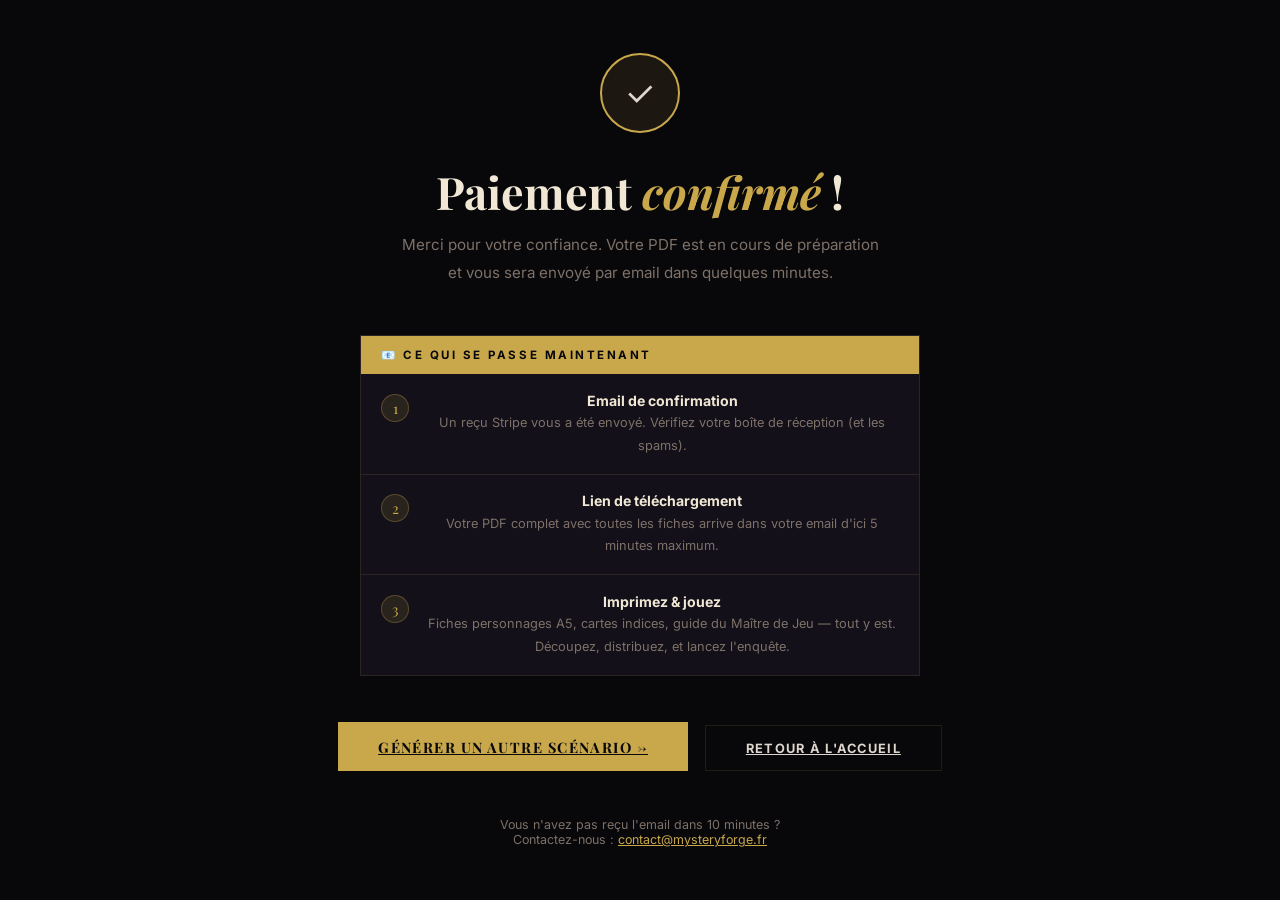
<file: success.html>
<!DOCTYPE html>
<html lang="fr">
<head>
<meta charset="UTF-8">
<meta name="viewport" content="width=device-width, initial-scale=1.0">
<title>Paiement confirmé — MysteryForge</title>
<link rel="preconnect" href="https://fonts.googleapis.com">
<link rel="preconnect" href="https://fonts.gstatic.com" crossorigin>
<link href="https://fonts.googleapis.com/css2?family=Playfair+Display:ital,wght@0,700;0,900;1,700&family=Inter:wght@400;500;600&display=swap" rel="stylesheet">
<style>
*,*::before,*::after{box-sizing:border-box;margin:0;padding:0}
:root{--noir:#08070a;--s1:#131019;--or:#c9a84c;--or2:#e8d5a0;--texte:#ddd6cc;--muted:#7d7168;--b1:rgba(201,168,76,.13);--serif:'Playfair Display',Georgia,serif;--sans:'Inter',system-ui,sans-serif}
body{background:var(--noir);color:var(--texte);font-family:var(--sans);min-height:100vh;display:flex;flex-direction:column;align-items:center;justify-content:center;padding:2rem;text-align:center}
.check-circle{width:80px;height:80px;border-radius:50%;background:rgba(201,168,76,.1);border:2px solid var(--or);display:flex;align-items:center;justify-content:center;font-size:2.2rem;margin:0 auto 2rem;animation:pop .5s ease both}
h1{font-family:var(--serif);font-size:clamp(1.8rem,4vw,2.8rem);color:#f0e8d5;margin-bottom:.8rem;line-height:1.2}
h1 em{color:var(--or);font-style:italic}
.sub{font-size:.95rem;color:var(--muted);max-width:480px;margin:0 auto 3rem;line-height:1.85}
.steps-box{background:var(--s1);border:1px solid var(--b1);max-width:560px;width:100%;margin:0 auto 2.5rem;overflow:hidden}
.steps-title{background:var(--or);color:var(--noir);padding:.75rem 1.25rem;font-size:.72rem;letter-spacing:.22em;text-transform:uppercase;font-weight:700;text-align:left}
.step-row{display:flex;align-items:flex-start;gap:1rem;padding:1.1rem 1.25rem;border-bottom:1px solid var(--b1)}
.step-row:last-child{border-bottom:none}
.sn{width:28px;height:28px;min-width:28px;border-radius:50%;background:rgba(201,168,76,.12);border:1px solid rgba(201,168,76,.3);display:flex;align-items:center;justify-content:center;font-family:var(--serif);font-size:.9rem;color:var(--or);flex-shrink:0;margin-top:.1rem}
.stxt strong{display:block;font-size:.88rem;color:#f0e8d5;margin-bottom:.15rem}
.stxt span{font-size:.8rem;color:var(--muted);line-height:1.6}
.btn{display:inline-block;background:var(--or);color:var(--noir);padding:.9rem 2.5rem;font-family:var(--serif);font-size:.9rem;font-weight:700;letter-spacing:.1em;text-transform:uppercase;cursor:pointer;transition:all .25s;margin:.4rem;border:none}
.btn:hover{background:var(--or2)}
.btn-ghost{background:transparent;border:1px solid var(--b1);color:var(--texte);font-family:var(--sans);font-size:.8rem}
.btn-ghost:hover{border-color:var(--or);color:var(--or)}
.footer-note{margin-top:2.5rem;font-size:.78rem;color:var(--muted)}
.footer-note a{color:var(--or)}
@keyframes pop{0%{transform:scale(0);opacity:0}70%{transform:scale(1.1)}100%{transform:scale(1);opacity:1}}
</style>
</head>
<body>
<div class="check-circle">✓</div>
<h1>Paiement <em>confirmé</em> !</h1>
<p class="sub">Merci pour votre confiance. Votre PDF est en cours de préparation et vous sera envoyé par email dans quelques minutes.</p>

<div class="steps-box">
  <div class="steps-title">📧 Ce qui se passe maintenant</div>
  <div class="step-row">
    <div class="sn">1</div>
    <div class="stxt"><strong>Email de confirmation</strong><span>Un reçu Stripe vous a été envoyé. Vérifiez votre boîte de réception (et les spams).</span></div>
  </div>
  <div class="step-row">
    <div class="sn">2</div>
    <div class="stxt"><strong>Lien de téléchargement</strong><span>Votre PDF complet avec toutes les fiches arrive dans votre email d'ici 5 minutes maximum.</span></div>
  </div>
  <div class="step-row">
    <div class="sn">3</div>
    <div class="stxt"><strong>Imprimez & jouez</strong><span>Fiches personnages A5, cartes indices, guide du Maître de Jeu — tout y est. Découpez, distribuez, et lancez l'enquête.</span></div>
  </div>
</div>

<div>
  <a href="generator.html" class="btn">Générer un autre scénario →</a>
  <a href="index.html" class="btn btn-ghost">Retour à l'accueil</a>
</div>

<p class="footer-note">
  Vous n'avez pas reçu l'email dans 10 minutes ?<br>
  Contactez-nous : <a href="mailto:contact@mysteryforge.fr">contact@mysteryforge.fr</a>
</p>
</body>
</html>
</file>
